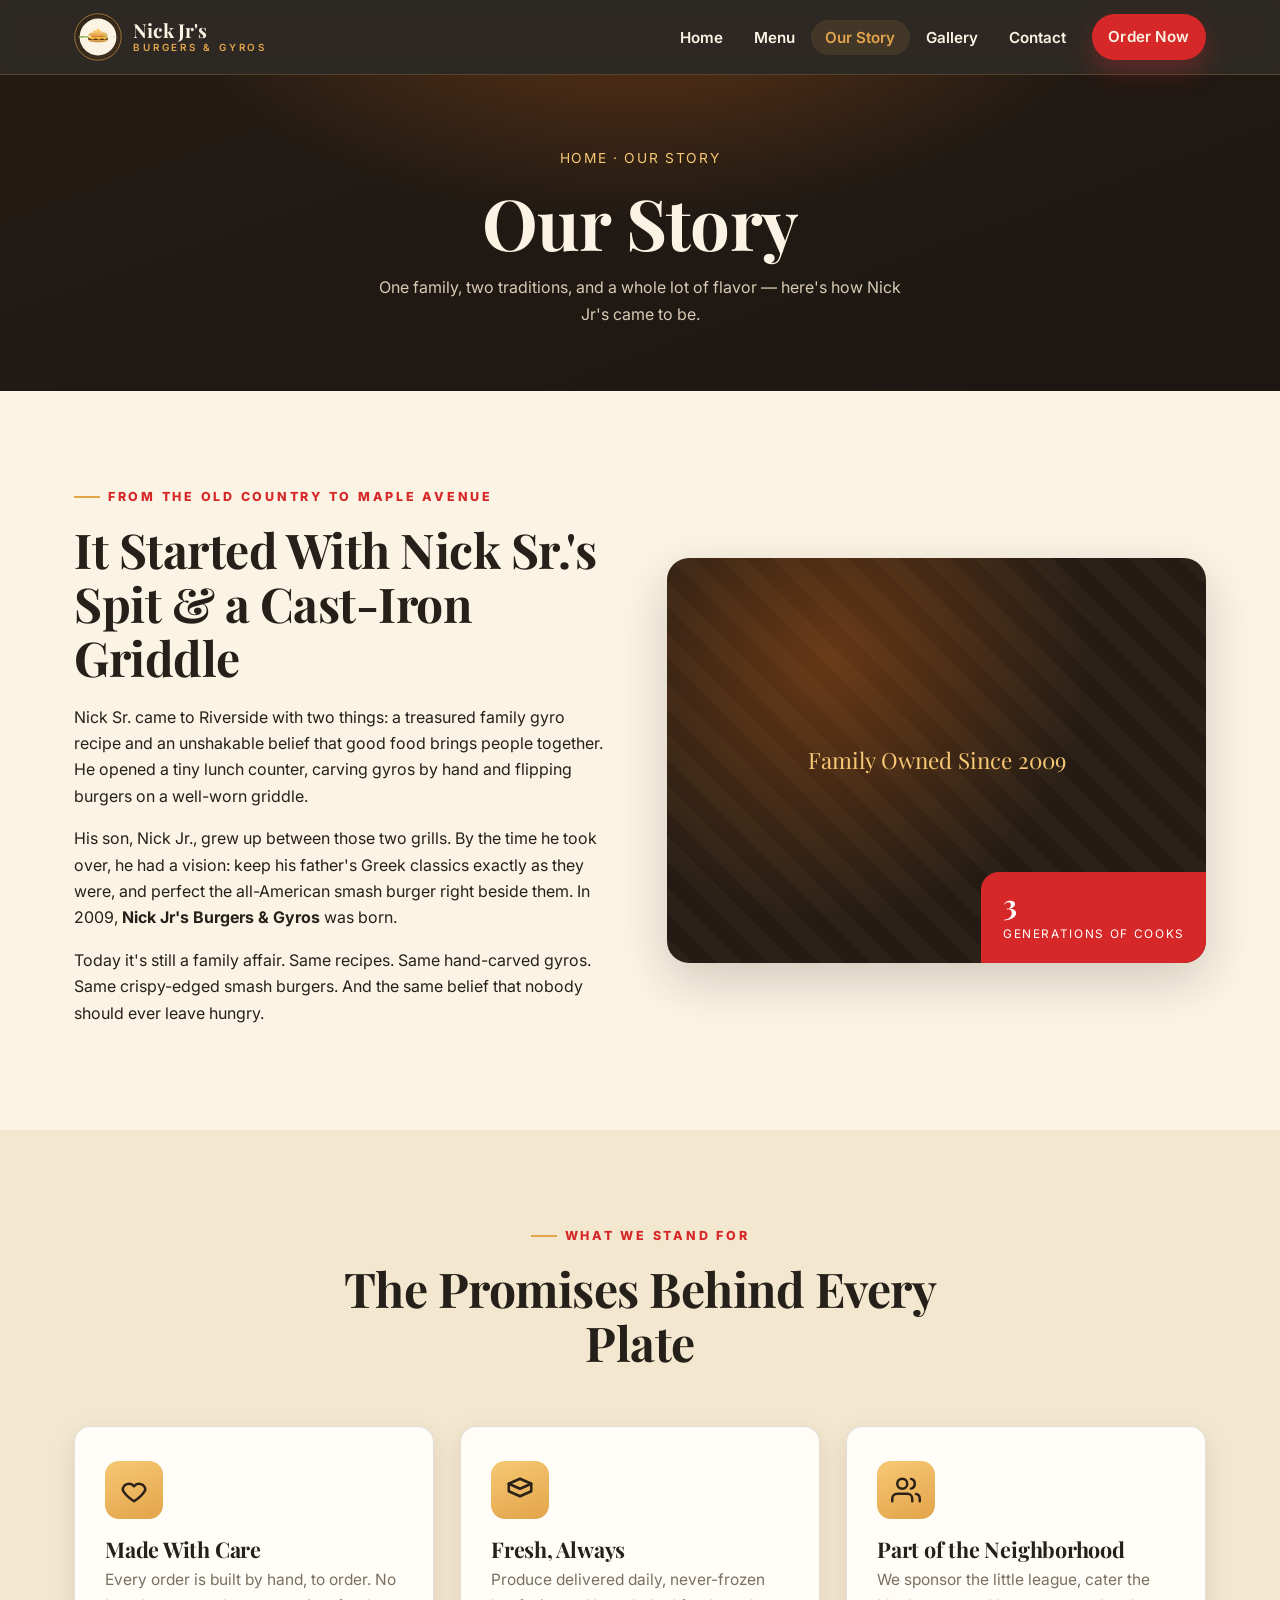
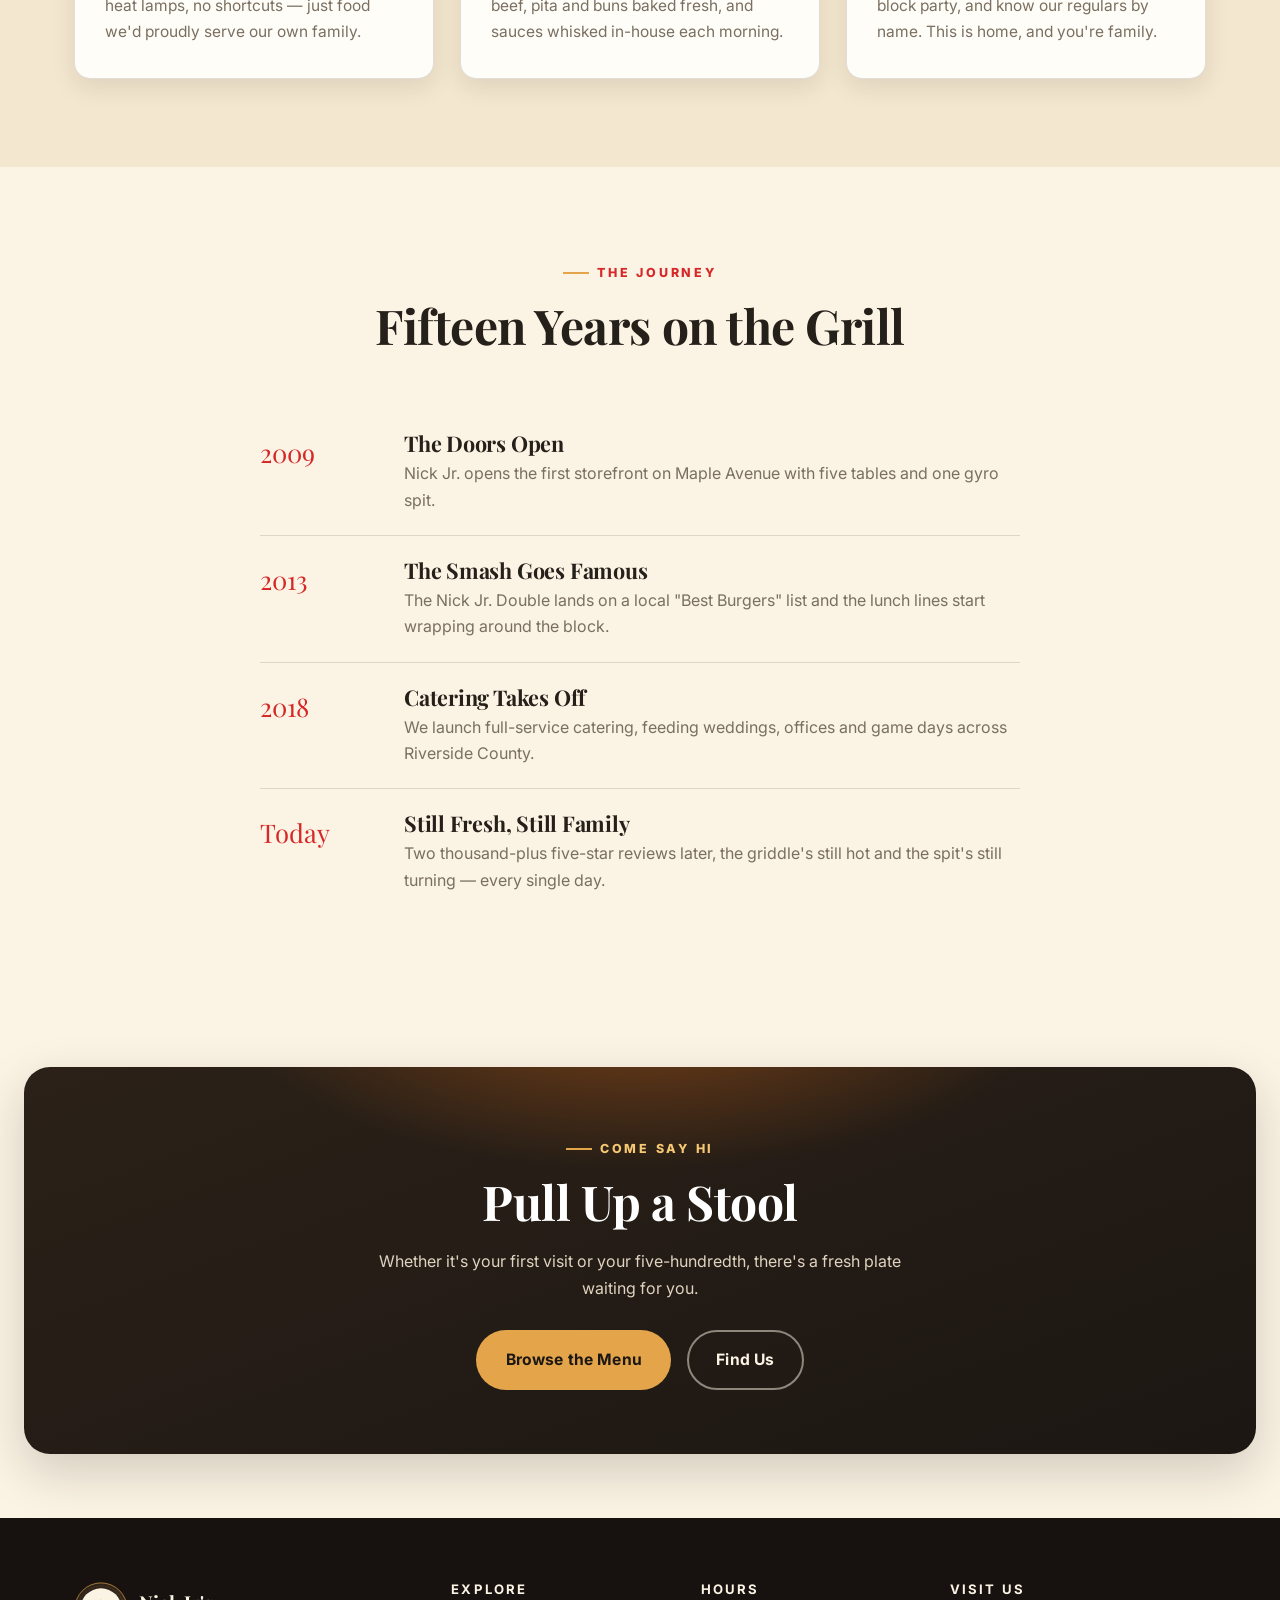
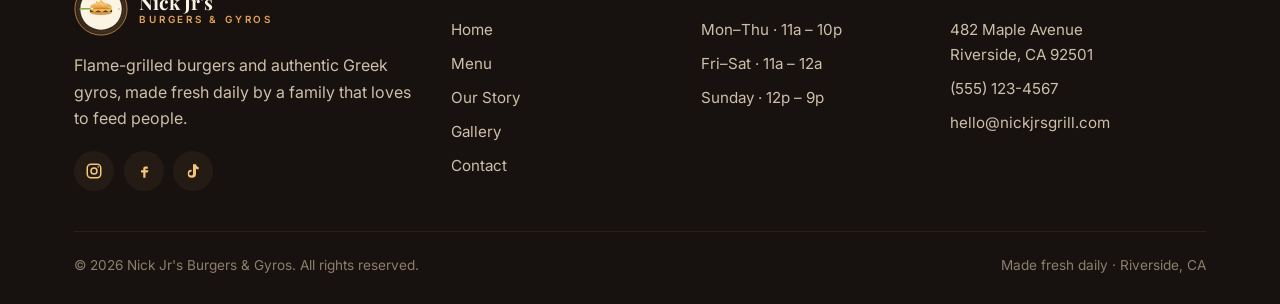
<file: about.html>
<!DOCTYPE html>
<html lang="en">
<head>
  <meta charset="UTF-8" />
  <meta name="viewport" content="width=device-width, initial-scale=1.0" />
  <title>Our Story — Nick Jr's Burgers &amp; Gyros</title>
  <meta name="description" content="The story of Nick Jr's Burgers & Gyros — a family-owned grill blending American smash burgers with authentic Greek gyros, serving Riverside since 2009." />
  <link rel="icon" href="assets/logo.svg" type="image/svg+xml" />
  <link rel="preconnect" href="https://fonts.googleapis.com">
  <link rel="preconnect" href="https://fonts.gstatic.com" crossorigin>
  <link href="https://fonts.googleapis.com/css2?family=Inter:wght@400;500;600;700;800&family=Playfair+Display:wght@600;700;800&display=swap" rel="stylesheet">
  <link rel="stylesheet" href="assets/styles.css" />
</head>
<body>

  <header class="site-header">
    <div class="container nav">
      <a class="brand" href="index.html">
        <img src="assets/logo.svg" alt="Nick Jr's Burgers & Gyros logo" />
        <span class="brand-name">Nick Jr's<small>Burgers &amp; Gyros</small></span>
      </a>
      <button class="nav-toggle" aria-label="Toggle navigation"><span></span><span></span><span></span></button>
      <ul class="nav-links">
        <li><a href="index.html">Home</a></li>
        <li><a href="menu.html">Menu</a></li>
        <li><a href="about.html" class="active">Our Story</a></li>
        <li><a href="gallery.html">Gallery</a></li>
        <li><a href="contact.html">Contact</a></li>
        <li class="nav-cta"><a class="btn btn--primary" href="contact.html#order">Order Now</a></li>
      </ul>
    </div>
  </header>

  <section class="banner">
    <div class="container">
      <div class="crumbs">Home · Our Story</div>
      <h1>Our Story</h1>
      <p>One family, two traditions, and a whole lot of flavor — here's how Nick Jr's came to be.</p>
    </div>
  </section>

  <section class="section">
    <div class="container split">
      <div>
        <span class="eyebrow">From the Old Country to Maple Avenue</span>
        <h2>It Started With Nick Sr.'s Spit &amp; a Cast-Iron Griddle</h2>
        <p>Nick Sr. came to Riverside with two things: a treasured family gyro recipe and an unshakable belief that good food brings people together. He opened a tiny lunch counter, carving gyros by hand and flipping burgers on a well-worn griddle.</p>
        <p>His son, Nick Jr., grew up between those two grills. By the time he took over, he had a vision: keep his father's Greek classics exactly as they were, and perfect the all-American smash burger right beside them. In 2009, <strong>Nick Jr's Burgers &amp; Gyros</strong> was born.</p>
        <p>Today it's still a family affair. Same recipes. Same hand-carved gyros. Same crispy-edged smash burgers. And the same belief that nobody should ever leave hungry.</p>
      </div>
      <div class="about-photo">
        <span style="font-family:var(--serif);font-size:1.4rem">Family Owned Since 2009</span>
        <div class="badge"><b>3</b><span>Generations of Cooks</span></div>
      </div>
    </div>
  </section>

  <section class="section" style="background:var(--cream-2)">
    <div class="container">
      <div class="head">
        <span class="eyebrow eyebrow--center">What We Stand For</span>
        <h2>The Promises Behind Every Plate</h2>
      </div>
      <div class="grid-3">
        <article class="card">
          <div class="ic"><svg viewBox="0 0 24 24" fill="none" stroke="currentColor" stroke-width="2" stroke-linecap="round" stroke-linejoin="round"><path d="M12 21s-7-4.5-9-9a5 5 0 0 1 9-3 5 5 0 0 1 9 3c-2 4.5-9 9-9 9z"/></svg></div>
          <h3>Made With Care</h3>
          <p>Every order is built by hand, to order. No heat lamps, no shortcuts — just food we'd proudly serve our own family.</p>
        </article>
        <article class="card">
          <div class="ic"><svg viewBox="0 0 24 24" fill="none" stroke="currentColor" stroke-width="2" stroke-linecap="round" stroke-linejoin="round"><path d="M3 7l9-4 9 4-9 4-9-4z"/><path d="M3 7v6l9 4 9-4V7"/></svg></div>
          <h3>Fresh, Always</h3>
          <p>Produce delivered daily, never-frozen beef, pita and buns baked fresh, and sauces whisked in-house each morning.</p>
        </article>
        <article class="card">
          <div class="ic"><svg viewBox="0 0 24 24" fill="none" stroke="currentColor" stroke-width="2" stroke-linecap="round" stroke-linejoin="round"><path d="M17 21v-2a4 4 0 0 0-4-4H5a4 4 0 0 0-4 4v2"/><circle cx="9" cy="7" r="4"/><path d="M23 21v-2a4 4 0 0 0-3-3.87"/><path d="M16 3.13a4 4 0 0 1 0 7.75"/></svg></div>
          <h3>Part of the Neighborhood</h3>
          <p>We sponsor the little league, cater the block party, and know our regulars by name. This is home, and you're family.</p>
        </article>
      </div>
    </div>
  </section>

  <!-- Timeline -->
  <section class="section">
    <div class="container">
      <div class="head">
        <span class="eyebrow eyebrow--center">The Journey</span>
        <h2>Fifteen Years on the Grill</h2>
      </div>
      <div style="max-width:760px;margin:0 auto;display:grid;gap:0">
        <div style="display:grid;grid-template-columns:120px 1fr;gap:24px;padding:22px 0;border-bottom:1px solid var(--line)">
          <div style="font-family:var(--serif);font-size:1.6rem;color:var(--ember)">2009</div>
          <div><h3 style="margin:0 0 .3rem">The Doors Open</h3><p style="color:var(--muted);margin:0">Nick Jr. opens the first storefront on Maple Avenue with five tables and one gyro spit.</p></div>
        </div>
        <div style="display:grid;grid-template-columns:120px 1fr;gap:24px;padding:22px 0;border-bottom:1px solid var(--line)">
          <div style="font-family:var(--serif);font-size:1.6rem;color:var(--ember)">2013</div>
          <div><h3 style="margin:0 0 .3rem">The Smash Goes Famous</h3><p style="color:var(--muted);margin:0">The Nick Jr. Double lands on a local "Best Burgers" list and the lunch lines start wrapping around the block.</p></div>
        </div>
        <div style="display:grid;grid-template-columns:120px 1fr;gap:24px;padding:22px 0;border-bottom:1px solid var(--line)">
          <div style="font-family:var(--serif);font-size:1.6rem;color:var(--ember)">2018</div>
          <div><h3 style="margin:0 0 .3rem">Catering Takes Off</h3><p style="color:var(--muted);margin:0">We launch full-service catering, feeding weddings, offices and game days across Riverside County.</p></div>
        </div>
        <div style="display:grid;grid-template-columns:120px 1fr;gap:24px;padding:22px 0">
          <div style="font-family:var(--serif);font-size:1.6rem;color:var(--ember)">Today</div>
          <div><h3 style="margin:0 0 .3rem">Still Fresh, Still Family</h3><p style="color:var(--muted);margin:0">Two thousand-plus five-star reviews later, the griddle's still hot and the spit's still turning — every single day.</p></div>
        </div>
      </div>
    </div>
  </section>

  <section class="section--tight">
    <div class="cta">
      <span class="eyebrow eyebrow--center eyebrow--light">Come Say Hi</span>
      <h2>Pull Up a Stool</h2>
      <p>Whether it's your first visit or your five-hundredth, there's a fresh plate waiting for you.</p>
      <div style="display:flex;gap:1rem;justify-content:center;flex-wrap:wrap">
        <a class="btn btn--gold" href="menu.html">Browse the Menu</a>
        <a class="btn btn--ghost" href="contact.html">Find Us</a>
      </div>
    </div>
  </section>

  <footer class="site-footer">
    <div class="container">
      <div class="footer-grid">
        <div>
          <div class="footer-brand">
            <img src="assets/logo.svg" alt="Nick Jr's Burgers & Gyros logo" />
            <span class="brand-name">Nick Jr's<small style="color:var(--gold)">Burgers &amp; Gyros</small></span>
          </div>
          <p>Flame-grilled burgers and authentic Greek gyros, made fresh daily by a family that loves to feed people.</p>
          <div class="social">
            <a href="#" aria-label="Instagram"><svg viewBox="0 0 24 24" fill="none" stroke="currentColor" stroke-width="2"><rect x="3" y="3" width="18" height="18" rx="5"/><circle cx="12" cy="12" r="4"/><circle cx="17.5" cy="6.5" r="1" fill="currentColor" stroke="none"/></svg></a>
            <a href="#" aria-label="Facebook"><svg viewBox="0 0 24 24" fill="currentColor"><path d="M14 9h3V6h-3c-2 0-3 1-3 3v2H8v3h3v7h3v-7h3l1-3h-4V9c0-.5.3-1 1-1z"/></svg></a>
            <a href="#" aria-label="TikTok"><svg viewBox="0 0 24 24" fill="currentColor"><path d="M16 3c.3 2 1.6 3.6 3.6 4v3c-1.3 0-2.6-.4-3.6-1v6.5A5.5 5.5 0 1 1 10 10.1V13a2.6 2.6 0 1 0 2 2.5V3z"/></svg></a>
          </div>
        </div>
        <div>
          <h4>Explore</h4>
          <a href="index.html">Home</a>
          <a href="menu.html">Menu</a>
          <a href="about.html">Our Story</a>
          <a href="gallery.html">Gallery</a>
          <a href="contact.html">Contact</a>
        </div>
        <div>
          <h4>Hours</h4>
          <a>Mon–Thu · 11a – 10p</a>
          <a>Fri–Sat · 11a – 12a</a>
          <a>Sunday · 12p – 9p</a>
        </div>
        <div>
          <h4>Visit Us</h4>
          <a href="https://maps.google.com" target="_blank" rel="noopener">482 Maple Avenue<br>Riverside, CA 92501</a>
          <a href="tel:+15551234567">(555) 123-4567</a>
          <a href="mailto:hello@nickjrsgrill.com">hello@nickjrsgrill.com</a>
        </div>
      </div>
      <div class="footer-bottom">
        <span>© <span id="year">2026</span> Nick Jr's Burgers &amp; Gyros. All rights reserved.</span>
        <span>Made fresh daily · Riverside, CA</span>
      </div>
    </div>
  </footer>

  <script src="assets/app.js"></script>
</body>
</html>
</file>
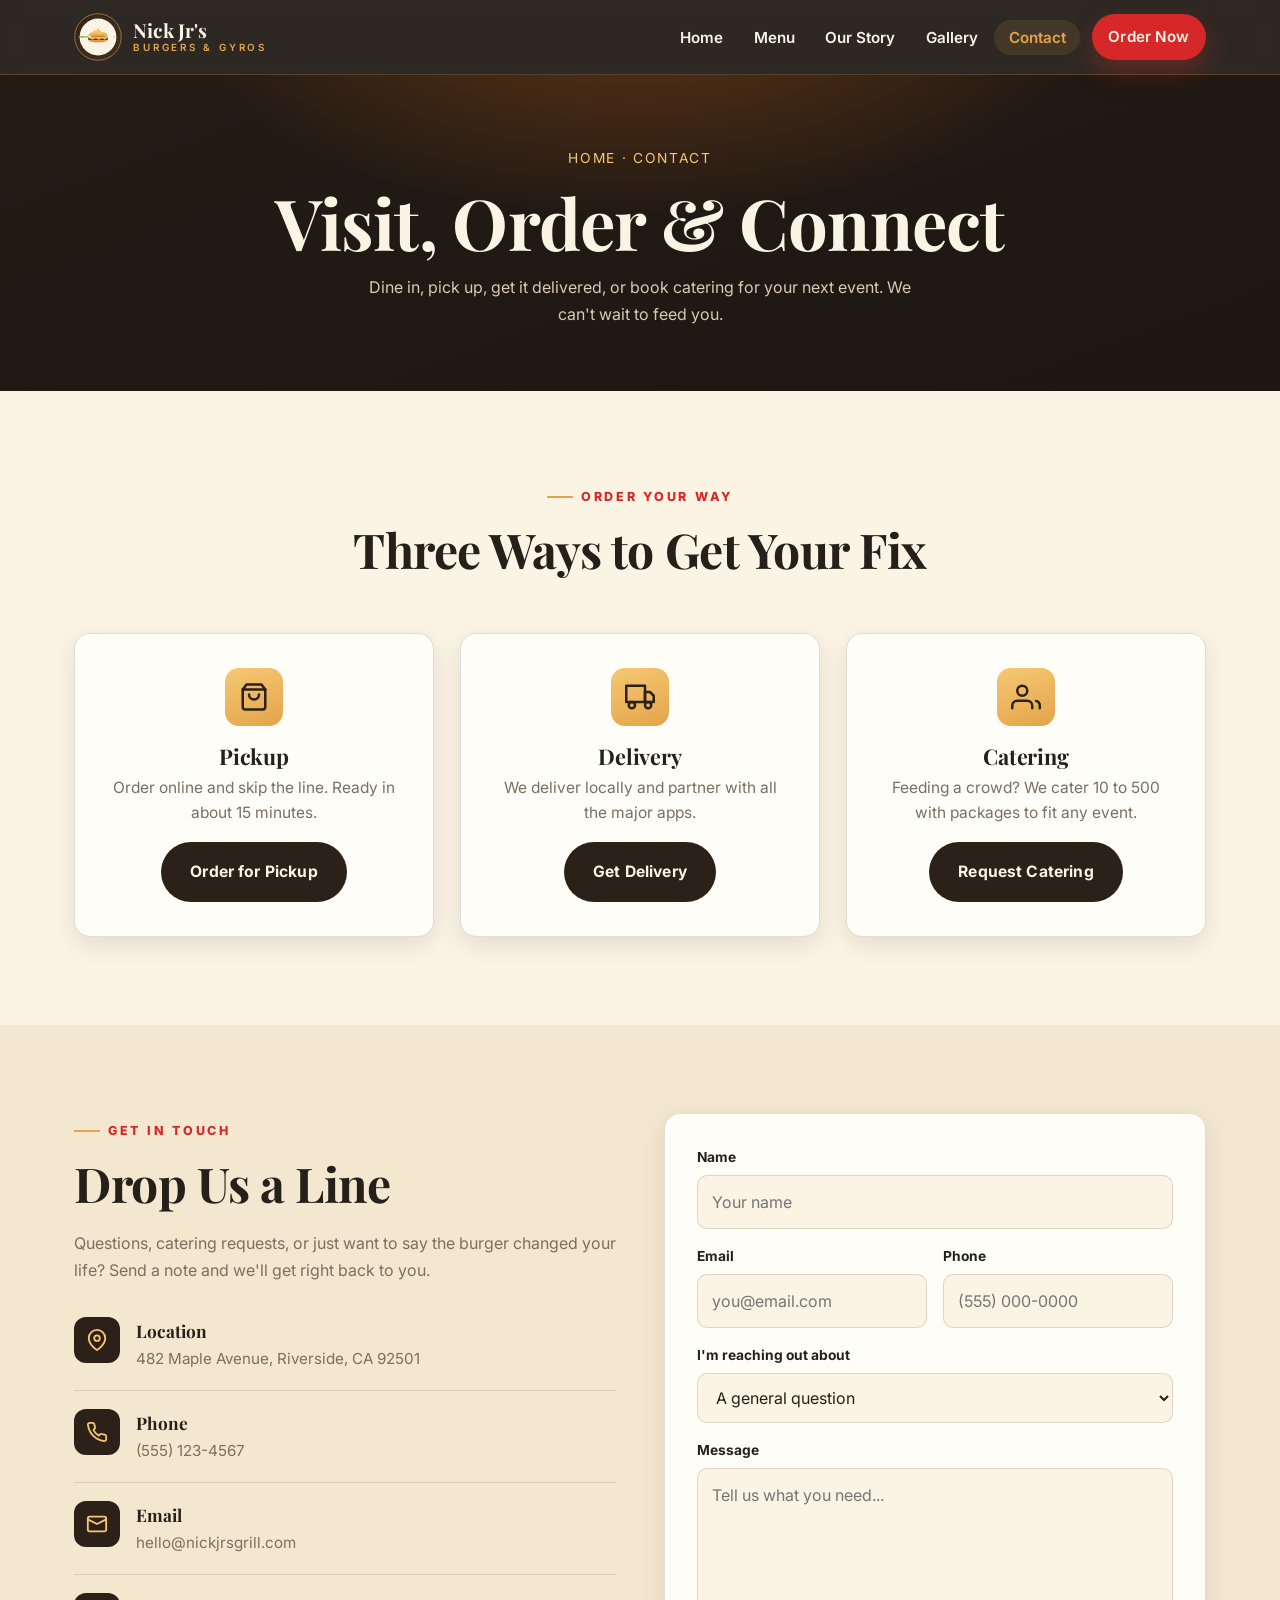
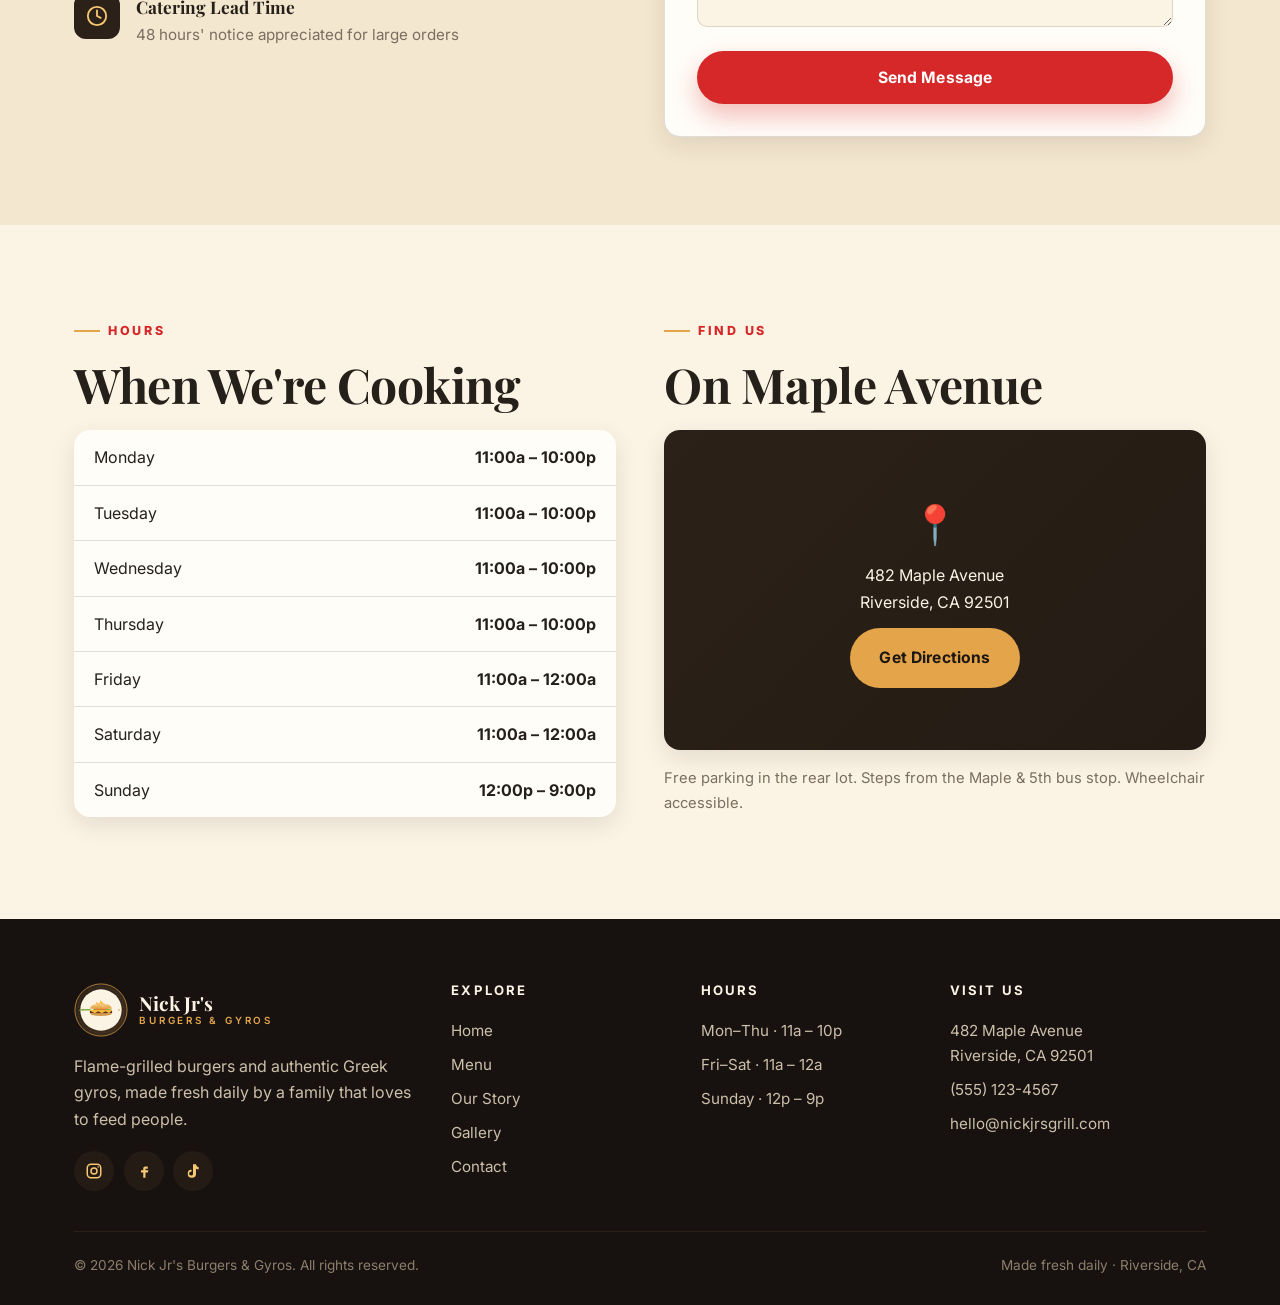
<file: contact.html>
<!DOCTYPE html>
<html lang="en">
<head>
  <meta charset="UTF-8" />
  <meta name="viewport" content="width=device-width, initial-scale=1.0" />
  <title>Contact &amp; Order — Nick Jr's Burgers &amp; Gyros</title>
  <meta name="description" content="Find Nick Jr's Burgers & Gyros in Riverside, CA. Order online, view hours, get directions, or contact us for catering and large orders." />
  <link rel="icon" href="assets/logo.svg" type="image/svg+xml" />
  <link rel="preconnect" href="https://fonts.googleapis.com">
  <link rel="preconnect" href="https://fonts.gstatic.com" crossorigin>
  <link href="https://fonts.googleapis.com/css2?family=Inter:wght@400;500;600;700;800&family=Playfair+Display:wght@600;700;800&display=swap" rel="stylesheet">
  <link rel="stylesheet" href="assets/styles.css" />
</head>
<body>

  <header class="site-header">
    <div class="container nav">
      <a class="brand" href="index.html">
        <img src="assets/logo.svg" alt="Nick Jr's Burgers & Gyros logo" />
        <span class="brand-name">Nick Jr's<small>Burgers &amp; Gyros</small></span>
      </a>
      <button class="nav-toggle" aria-label="Toggle navigation"><span></span><span></span><span></span></button>
      <ul class="nav-links">
        <li><a href="index.html">Home</a></li>
        <li><a href="menu.html">Menu</a></li>
        <li><a href="about.html">Our Story</a></li>
        <li><a href="gallery.html">Gallery</a></li>
        <li><a href="contact.html" class="active">Contact</a></li>
        <li class="nav-cta"><a class="btn btn--primary" href="#order">Order Now</a></li>
      </ul>
    </div>
  </header>

  <section class="banner">
    <div class="container">
      <div class="crumbs">Home · Contact</div>
      <h1>Visit, Order &amp; Connect</h1>
      <p>Dine in, pick up, get it delivered, or book catering for your next event. We can't wait to feed you.</p>
    </div>
  </section>

  <!-- ORDER OPTIONS -->
  <section class="section" id="order">
    <div class="container">
      <div class="head">
        <span class="eyebrow eyebrow--center">Order Your Way</span>
        <h2>Three Ways to Get Your Fix</h2>
      </div>
      <div class="grid-3">
        <article class="card" style="text-align:center">
          <div class="ic" style="margin:0 auto 18px"><svg viewBox="0 0 24 24" fill="none" stroke="currentColor" stroke-width="2" stroke-linecap="round" stroke-linejoin="round"><path d="M6 2 3 6v14a2 2 0 0 0 2 2h14a2 2 0 0 0 2-2V6l-3-4z"/><path d="M3 6h18"/><path d="M16 10a4 4 0 0 1-8 0"/></svg></div>
          <h3>Pickup</h3>
          <p>Order online and skip the line. Ready in about 15 minutes.</p>
          <p style="margin-top:1rem"><a class="btn btn--dark" href="tel:+15551234567">Order for Pickup</a></p>
        </article>
        <article class="card" style="text-align:center">
          <div class="ic" style="margin:0 auto 18px"><svg viewBox="0 0 24 24" fill="none" stroke="currentColor" stroke-width="2" stroke-linecap="round" stroke-linejoin="round"><path d="M1 3h15v13H1z"/><path d="M16 8h4l3 3v5h-7V8z"/><circle cx="5.5" cy="18.5" r="2.5"/><circle cx="18.5" cy="18.5" r="2.5"/></svg></div>
          <h3>Delivery</h3>
          <p>We deliver locally and partner with all the major apps.</p>
          <p style="margin-top:1rem"><a class="btn btn--dark" href="#contact">Get Delivery</a></p>
        </article>
        <article class="card" style="text-align:center">
          <div class="ic" style="margin:0 auto 18px"><svg viewBox="0 0 24 24" fill="none" stroke="currentColor" stroke-width="2" stroke-linecap="round" stroke-linejoin="round"><path d="M17 21v-2a4 4 0 0 0-4-4H5a4 4 0 0 0-4 4v2"/><circle cx="9" cy="7" r="4"/><path d="M23 21v-2a4 4 0 0 0-3-3.87"/></svg></div>
          <h3>Catering</h3>
          <p>Feeding a crowd? We cater 10 to 500 with packages to fit any event.</p>
          <p style="margin-top:1rem"><a class="btn btn--dark" href="#contact">Request Catering</a></p>
        </article>
      </div>
    </div>
  </section>

  <!-- CONTACT + INFO -->
  <section class="section" style="background:var(--cream-2)" id="contact">
    <div class="container contact-grid">
      <div>
        <span class="eyebrow">Get In Touch</span>
        <h2>Drop Us a Line</h2>
        <p style="color:var(--muted)">Questions, catering requests, or just want to say the burger changed your life? Send a note and we'll get right back to you.</p>

        <div class="info-row">
          <div class="ic"><svg viewBox="0 0 24 24" fill="none" stroke="currentColor" stroke-width="2" stroke-linecap="round" stroke-linejoin="round"><path d="M21 10c0 7-9 13-9 13s-9-6-9-13a9 9 0 0 1 18 0z"/><circle cx="12" cy="10" r="3"/></svg></div>
          <div><b>Location</b><span>482 Maple Avenue, Riverside, CA 92501</span></div>
        </div>
        <div class="info-row">
          <div class="ic"><svg viewBox="0 0 24 24" fill="none" stroke="currentColor" stroke-width="2" stroke-linecap="round" stroke-linejoin="round"><path d="M22 16.92v3a2 2 0 0 1-2.18 2 19.8 19.8 0 0 1-8.63-3.07 19.5 19.5 0 0 1-6-6 19.8 19.8 0 0 1-3.07-8.67A2 2 0 0 1 4.11 2h3a2 2 0 0 1 2 1.72c.13.96.36 1.9.7 2.81a2 2 0 0 1-.45 2.11L8.09 9.91a16 16 0 0 0 6 6l1.27-1.27a2 2 0 0 1 2.11-.45c.91.34 1.85.57 2.81.7A2 2 0 0 1 22 16.92z"/></svg></div>
          <div><b>Phone</b><span><a href="tel:+15551234567">(555) 123-4567</a></span></div>
        </div>
        <div class="info-row">
          <div class="ic"><svg viewBox="0 0 24 24" fill="none" stroke="currentColor" stroke-width="2" stroke-linecap="round" stroke-linejoin="round"><rect x="2" y="4" width="20" height="16" rx="2"/><path d="m22 7-10 5L2 7"/></svg></div>
          <div><b>Email</b><span><a href="mailto:hello@nickjrsgrill.com">hello@nickjrsgrill.com</a></span></div>
        </div>
        <div class="info-row" style="border-bottom:0">
          <div class="ic"><svg viewBox="0 0 24 24" fill="none" stroke="currentColor" stroke-width="2" stroke-linecap="round" stroke-linejoin="round"><circle cx="12" cy="12" r="10"/><path d="M12 6v6l4 2"/></svg></div>
          <div><b>Catering Lead Time</b><span>48 hours' notice appreciated for large orders</span></div>
        </div>
      </div>

      <form class="form" id="contactForm">
        <div class="field">
          <label for="name">Name</label>
          <input id="name" name="name" type="text" placeholder="Your name" required />
        </div>
        <div class="grid-2" style="gap:16px">
          <div class="field">
            <label for="email">Email</label>
            <input id="email" name="email" type="email" placeholder="you@email.com" required />
          </div>
          <div class="field">
            <label for="phone">Phone</label>
            <input id="phone" name="phone" type="tel" placeholder="(555) 000-0000" />
          </div>
        </div>
        <div class="field">
          <label for="topic">I'm reaching out about</label>
          <select id="topic" name="topic">
            <option>A general question</option>
            <option>Catering / large order</option>
            <option>Feedback or a compliment</option>
            <option>Press / partnership</option>
          </select>
        </div>
        <div class="field">
          <label for="message">Message</label>
          <textarea id="message" name="message" rows="5" placeholder="Tell us what you need..." required></textarea>
        </div>
        <button class="btn btn--primary" type="submit" style="width:100%;justify-content:center">Send Message</button>
        <p id="formNote" role="status" hidden style="margin:1rem 0 0;color:var(--green);font-weight:600;text-align:center"></p>
      </form>
    </div>
  </section>

  <!-- HOURS + MAP -->
  <section class="section">
    <div class="container contact-grid">
      <div>
        <span class="eyebrow">Hours</span>
        <h2>When We're Cooking</h2>
        <table class="hours-table" style="margin-top:1rem">
          <tr><td>Monday</td><td>11:00a – 10:00p</td></tr>
          <tr><td>Tuesday</td><td>11:00a – 10:00p</td></tr>
          <tr><td>Wednesday</td><td>11:00a – 10:00p</td></tr>
          <tr><td>Thursday</td><td>11:00a – 10:00p</td></tr>
          <tr><td>Friday</td><td>11:00a – 12:00a</td></tr>
          <tr><td>Saturday</td><td>11:00a – 12:00a</td></tr>
          <tr><td>Sunday</td><td>12:00p – 9:00p</td></tr>
        </table>
      </div>
      <div>
        <span class="eyebrow">Find Us</span>
        <h2>On Maple Avenue</h2>
        <div class="map" style="margin-top:1rem">
          <div style="text-align:center">
            <div class="pin">📍</div>
            <p style="margin:.4rem 0 0;color:var(--cream)">482 Maple Avenue<br>Riverside, CA 92501</p>
            <p style="margin:.8rem 0 0"><a class="btn btn--gold" href="https://maps.google.com/?q=482+Maple+Avenue+Riverside+CA" target="_blank" rel="noopener">Get Directions</a></p>
          </div>
        </div>
        <p style="color:var(--muted);margin-top:1rem;font-size:.92rem">Free parking in the rear lot. Steps from the Maple &amp; 5th bus stop. Wheelchair accessible.</p>
      </div>
    </div>
  </section>

  <footer class="site-footer">
    <div class="container">
      <div class="footer-grid">
        <div>
          <div class="footer-brand">
            <img src="assets/logo.svg" alt="Nick Jr's Burgers & Gyros logo" />
            <span class="brand-name">Nick Jr's<small style="color:var(--gold)">Burgers &amp; Gyros</small></span>
          </div>
          <p>Flame-grilled burgers and authentic Greek gyros, made fresh daily by a family that loves to feed people.</p>
          <div class="social">
            <a href="#" aria-label="Instagram"><svg viewBox="0 0 24 24" fill="none" stroke="currentColor" stroke-width="2"><rect x="3" y="3" width="18" height="18" rx="5"/><circle cx="12" cy="12" r="4"/><circle cx="17.5" cy="6.5" r="1" fill="currentColor" stroke="none"/></svg></a>
            <a href="#" aria-label="Facebook"><svg viewBox="0 0 24 24" fill="currentColor"><path d="M14 9h3V6h-3c-2 0-3 1-3 3v2H8v3h3v7h3v-7h3l1-3h-4V9c0-.5.3-1 1-1z"/></svg></a>
            <a href="#" aria-label="TikTok"><svg viewBox="0 0 24 24" fill="currentColor"><path d="M16 3c.3 2 1.6 3.6 3.6 4v3c-1.3 0-2.6-.4-3.6-1v6.5A5.5 5.5 0 1 1 10 10.1V13a2.6 2.6 0 1 0 2 2.5V3z"/></svg></a>
          </div>
        </div>
        <div>
          <h4>Explore</h4>
          <a href="index.html">Home</a>
          <a href="menu.html">Menu</a>
          <a href="about.html">Our Story</a>
          <a href="gallery.html">Gallery</a>
          <a href="contact.html">Contact</a>
        </div>
        <div>
          <h4>Hours</h4>
          <a>Mon–Thu · 11a – 10p</a>
          <a>Fri–Sat · 11a – 12a</a>
          <a>Sunday · 12p – 9p</a>
        </div>
        <div>
          <h4>Visit Us</h4>
          <a href="https://maps.google.com" target="_blank" rel="noopener">482 Maple Avenue<br>Riverside, CA 92501</a>
          <a href="tel:+15551234567">(555) 123-4567</a>
          <a href="mailto:hello@nickjrsgrill.com">hello@nickjrsgrill.com</a>
        </div>
      </div>
      <div class="footer-bottom">
        <span>© <span id="year">2026</span> Nick Jr's Burgers &amp; Gyros. All rights reserved.</span>
        <span>Made fresh daily · Riverside, CA</span>
      </div>
    </div>
  </footer>

  <script src="assets/app.js"></script>
</body>
</html>
</file>
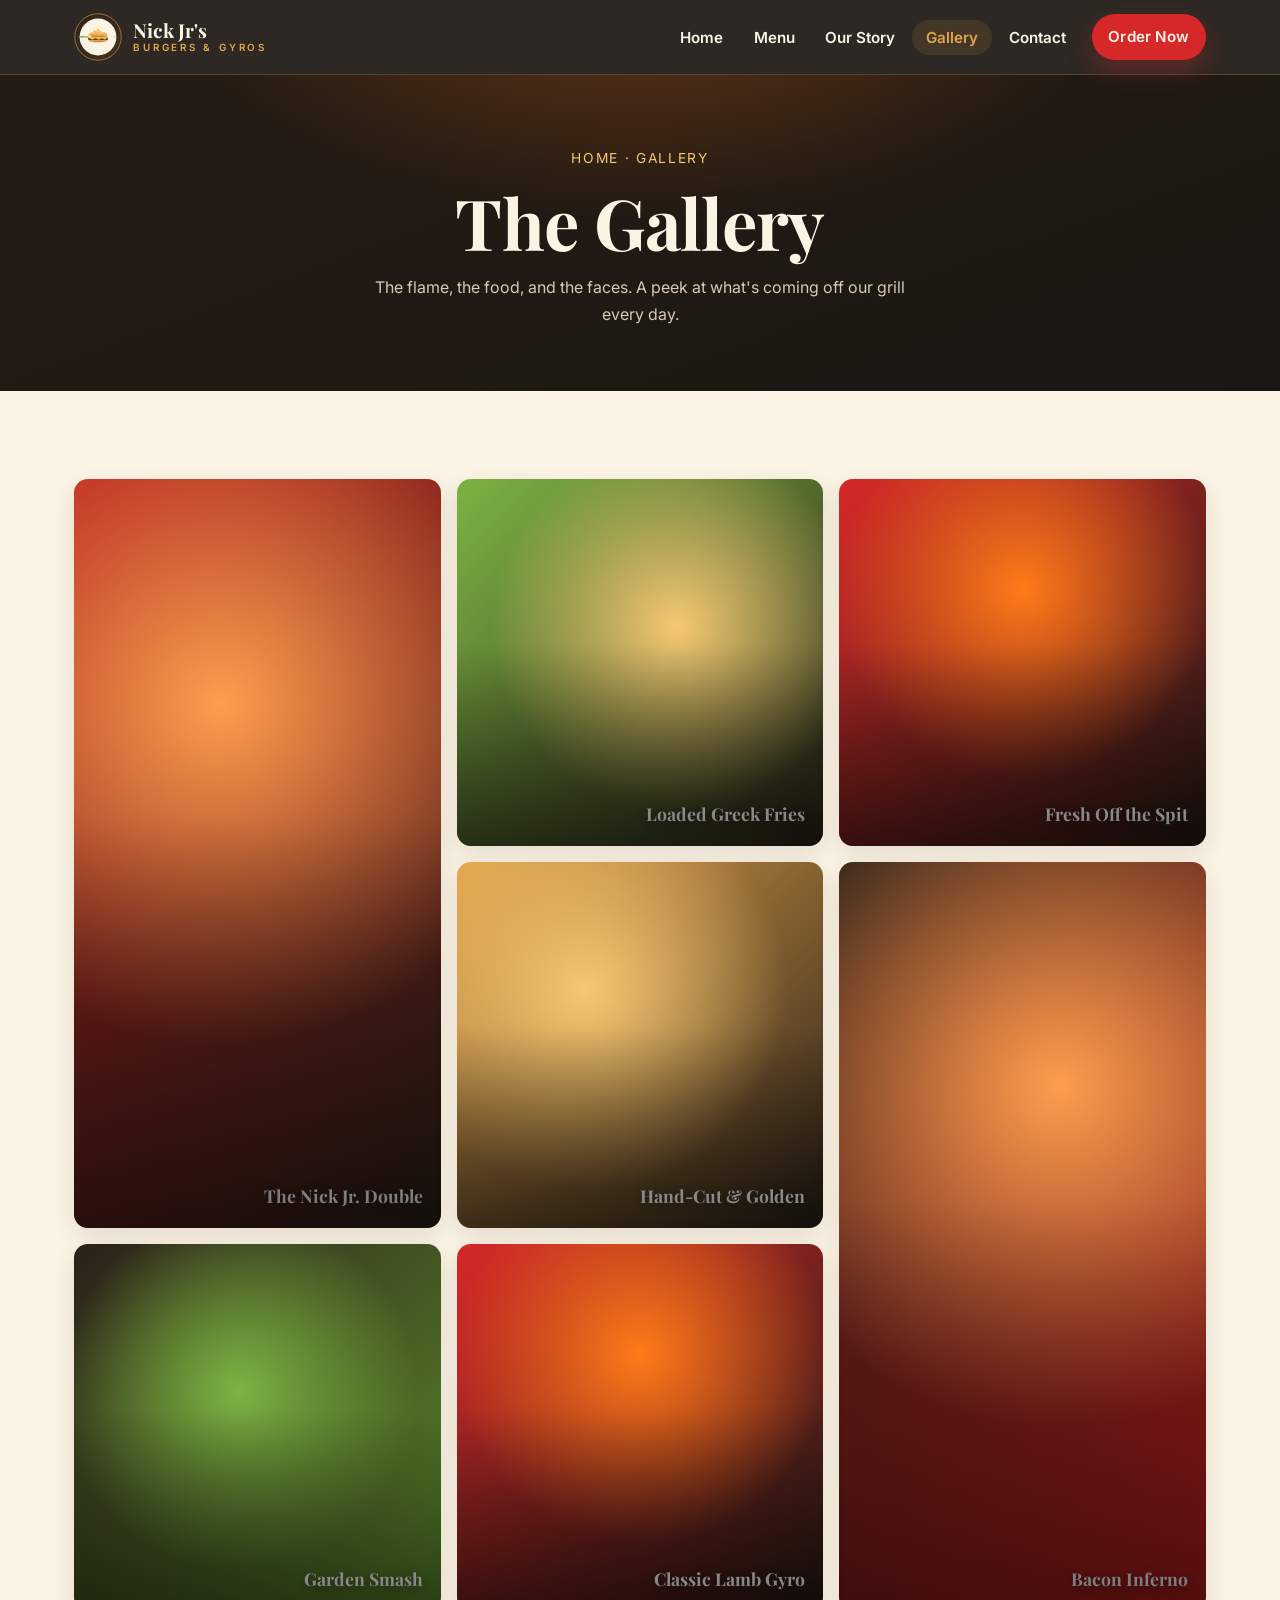
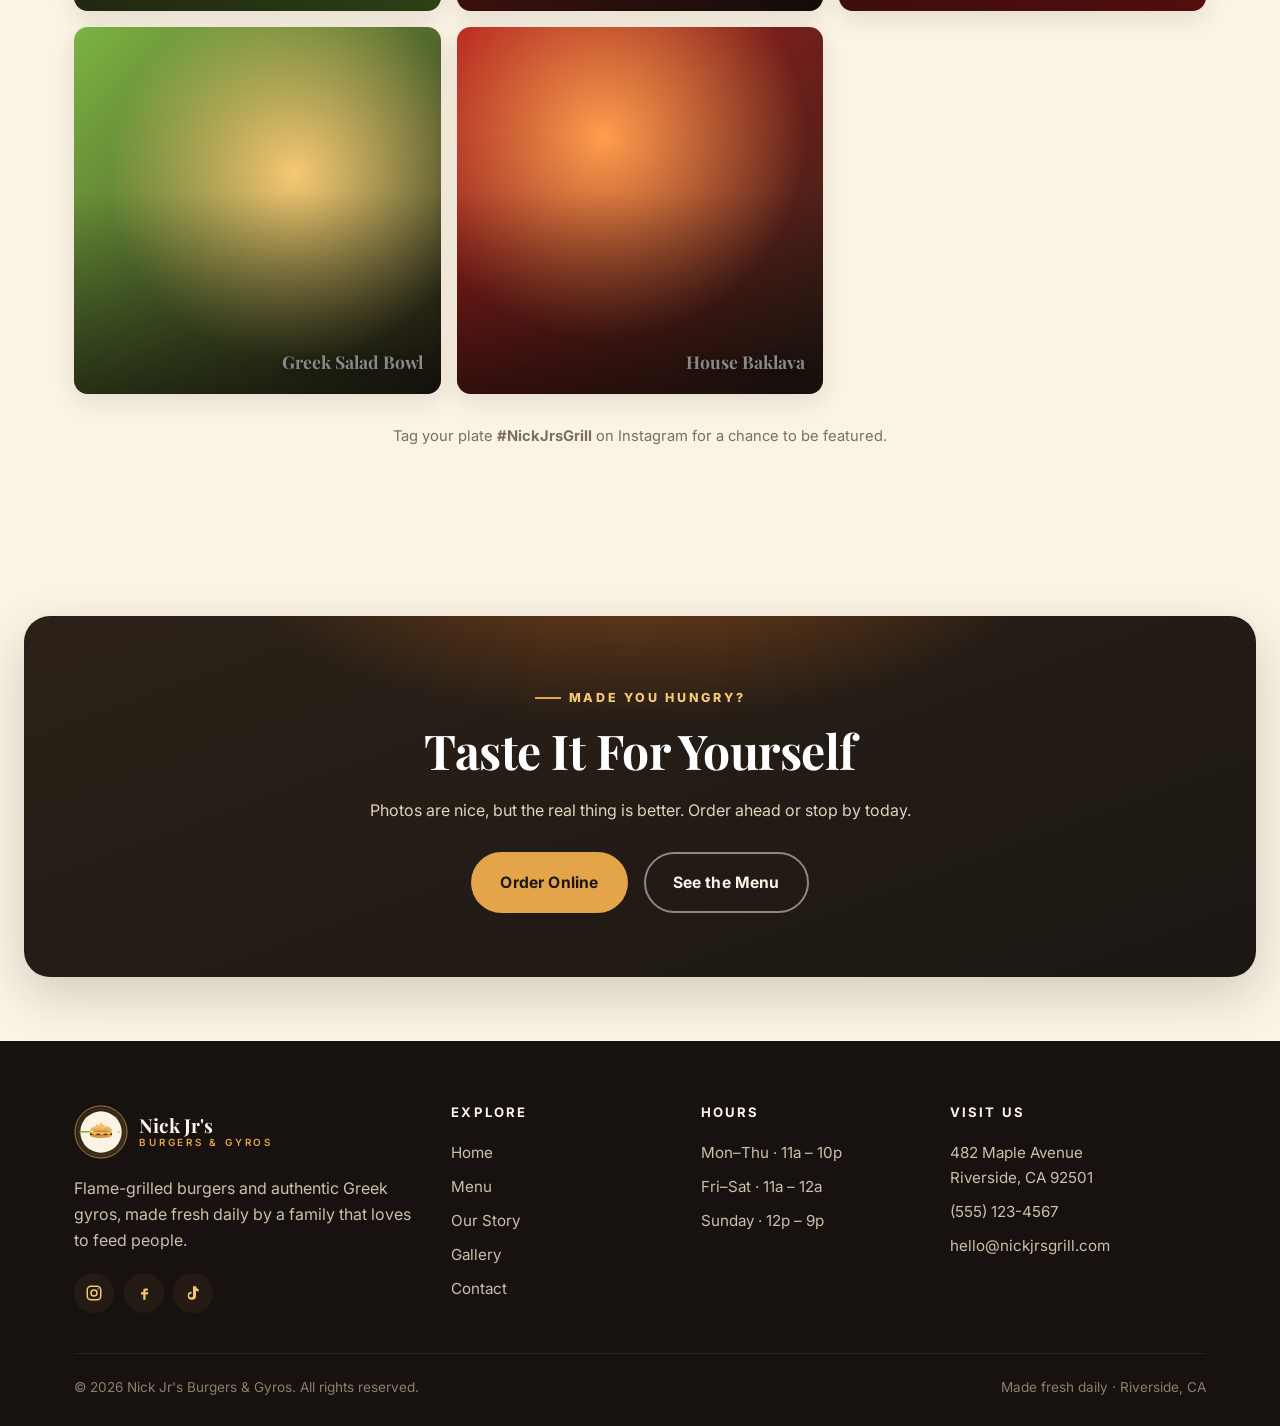
<file: gallery.html>
<!DOCTYPE html>
<html lang="en">
<head>
  <meta charset="UTF-8" />
  <meta name="viewport" content="width=device-width, initial-scale=1.0" />
  <title>Gallery — Nick Jr's Burgers &amp; Gyros</title>
  <meta name="description" content="A look at the food, the flame, and the family at Nick Jr's Burgers & Gyros — smash burgers, gyros, plates and the friendly faces behind the counter." />
  <link rel="icon" href="assets/logo.svg" type="image/svg+xml" />
  <link rel="preconnect" href="https://fonts.googleapis.com">
  <link rel="preconnect" href="https://fonts.gstatic.com" crossorigin>
  <link href="https://fonts.googleapis.com/css2?family=Inter:wght@400;500;600;700;800&family=Playfair+Display:wght@600;700;800&display=swap" rel="stylesheet">
  <link rel="stylesheet" href="assets/styles.css" />
</head>
<body>

  <header class="site-header">
    <div class="container nav">
      <a class="brand" href="index.html">
        <img src="assets/logo.svg" alt="Nick Jr's Burgers & Gyros logo" />
        <span class="brand-name">Nick Jr's<small>Burgers &amp; Gyros</small></span>
      </a>
      <button class="nav-toggle" aria-label="Toggle navigation"><span></span><span></span><span></span></button>
      <ul class="nav-links">
        <li><a href="index.html">Home</a></li>
        <li><a href="menu.html">Menu</a></li>
        <li><a href="about.html">Our Story</a></li>
        <li><a href="gallery.html" class="active">Gallery</a></li>
        <li><a href="contact.html">Contact</a></li>
        <li class="nav-cta"><a class="btn btn--primary" href="contact.html#order">Order Now</a></li>
      </ul>
    </div>
  </header>

  <section class="banner">
    <div class="container">
      <div class="crumbs">Home · Gallery</div>
      <h1>The Gallery</h1>
      <p>The flame, the food, and the faces. A peek at what's coming off our grill every day.</p>
    </div>
  </section>

  <section class="section">
    <div class="container">
      <div class="gallery">
        <div class="tile big g1"><span>The Nick Jr. Double</span></div>
        <div class="tile g2"><span>Loaded Greek Fries</span></div>
        <div class="tile g3"><span>Fresh Off the Spit</span></div>
        <div class="tile g4"><span>Hand-Cut &amp; Golden</span></div>
        <div class="tile big g5"><span>Bacon Inferno</span></div>
        <div class="tile g6"><span>Garden Smash</span></div>
        <div class="tile g3"><span>Classic Lamb Gyro</span></div>
        <div class="tile g2"><span>Greek Salad Bowl</span></div>
        <div class="tile g1"><span>House Baklava</span></div>
      </div>
      <p style="text-align:center;color:var(--muted);margin-top:30px;font-size:.92rem">
        Tag your plate <strong>#NickJrsGrill</strong> on Instagram for a chance to be featured.
      </p>
    </div>
  </section>

  <section class="section--tight">
    <div class="cta">
      <span class="eyebrow eyebrow--center eyebrow--light">Made You Hungry?</span>
      <h2>Taste It For Yourself</h2>
      <p>Photos are nice, but the real thing is better. Order ahead or stop by today.</p>
      <div style="display:flex;gap:1rem;justify-content:center;flex-wrap:wrap">
        <a class="btn btn--gold" href="contact.html#order">Order Online</a>
        <a class="btn btn--ghost" href="menu.html">See the Menu</a>
      </div>
    </div>
  </section>

  <footer class="site-footer">
    <div class="container">
      <div class="footer-grid">
        <div>
          <div class="footer-brand">
            <img src="assets/logo.svg" alt="Nick Jr's Burgers & Gyros logo" />
            <span class="brand-name">Nick Jr's<small style="color:var(--gold)">Burgers &amp; Gyros</small></span>
          </div>
          <p>Flame-grilled burgers and authentic Greek gyros, made fresh daily by a family that loves to feed people.</p>
          <div class="social">
            <a href="#" aria-label="Instagram"><svg viewBox="0 0 24 24" fill="none" stroke="currentColor" stroke-width="2"><rect x="3" y="3" width="18" height="18" rx="5"/><circle cx="12" cy="12" r="4"/><circle cx="17.5" cy="6.5" r="1" fill="currentColor" stroke="none"/></svg></a>
            <a href="#" aria-label="Facebook"><svg viewBox="0 0 24 24" fill="currentColor"><path d="M14 9h3V6h-3c-2 0-3 1-3 3v2H8v3h3v7h3v-7h3l1-3h-4V9c0-.5.3-1 1-1z"/></svg></a>
            <a href="#" aria-label="TikTok"><svg viewBox="0 0 24 24" fill="currentColor"><path d="M16 3c.3 2 1.6 3.6 3.6 4v3c-1.3 0-2.6-.4-3.6-1v6.5A5.5 5.5 0 1 1 10 10.1V13a2.6 2.6 0 1 0 2 2.5V3z"/></svg></a>
          </div>
        </div>
        <div>
          <h4>Explore</h4>
          <a href="index.html">Home</a>
          <a href="menu.html">Menu</a>
          <a href="about.html">Our Story</a>
          <a href="gallery.html">Gallery</a>
          <a href="contact.html">Contact</a>
        </div>
        <div>
          <h4>Hours</h4>
          <a>Mon–Thu · 11a – 10p</a>
          <a>Fri–Sat · 11a – 12a</a>
          <a>Sunday · 12p – 9p</a>
        </div>
        <div>
          <h4>Visit Us</h4>
          <a href="https://maps.google.com" target="_blank" rel="noopener">482 Maple Avenue<br>Riverside, CA 92501</a>
          <a href="tel:+15551234567">(555) 123-4567</a>
          <a href="mailto:hello@nickjrsgrill.com">hello@nickjrsgrill.com</a>
        </div>
      </div>
      <div class="footer-bottom">
        <span>© <span id="year">2026</span> Nick Jr's Burgers &amp; Gyros. All rights reserved.</span>
        <span>Made fresh daily · Riverside, CA</span>
      </div>
    </div>
  </footer>

  <script src="assets/app.js"></script>
</body>
</html>
</file>
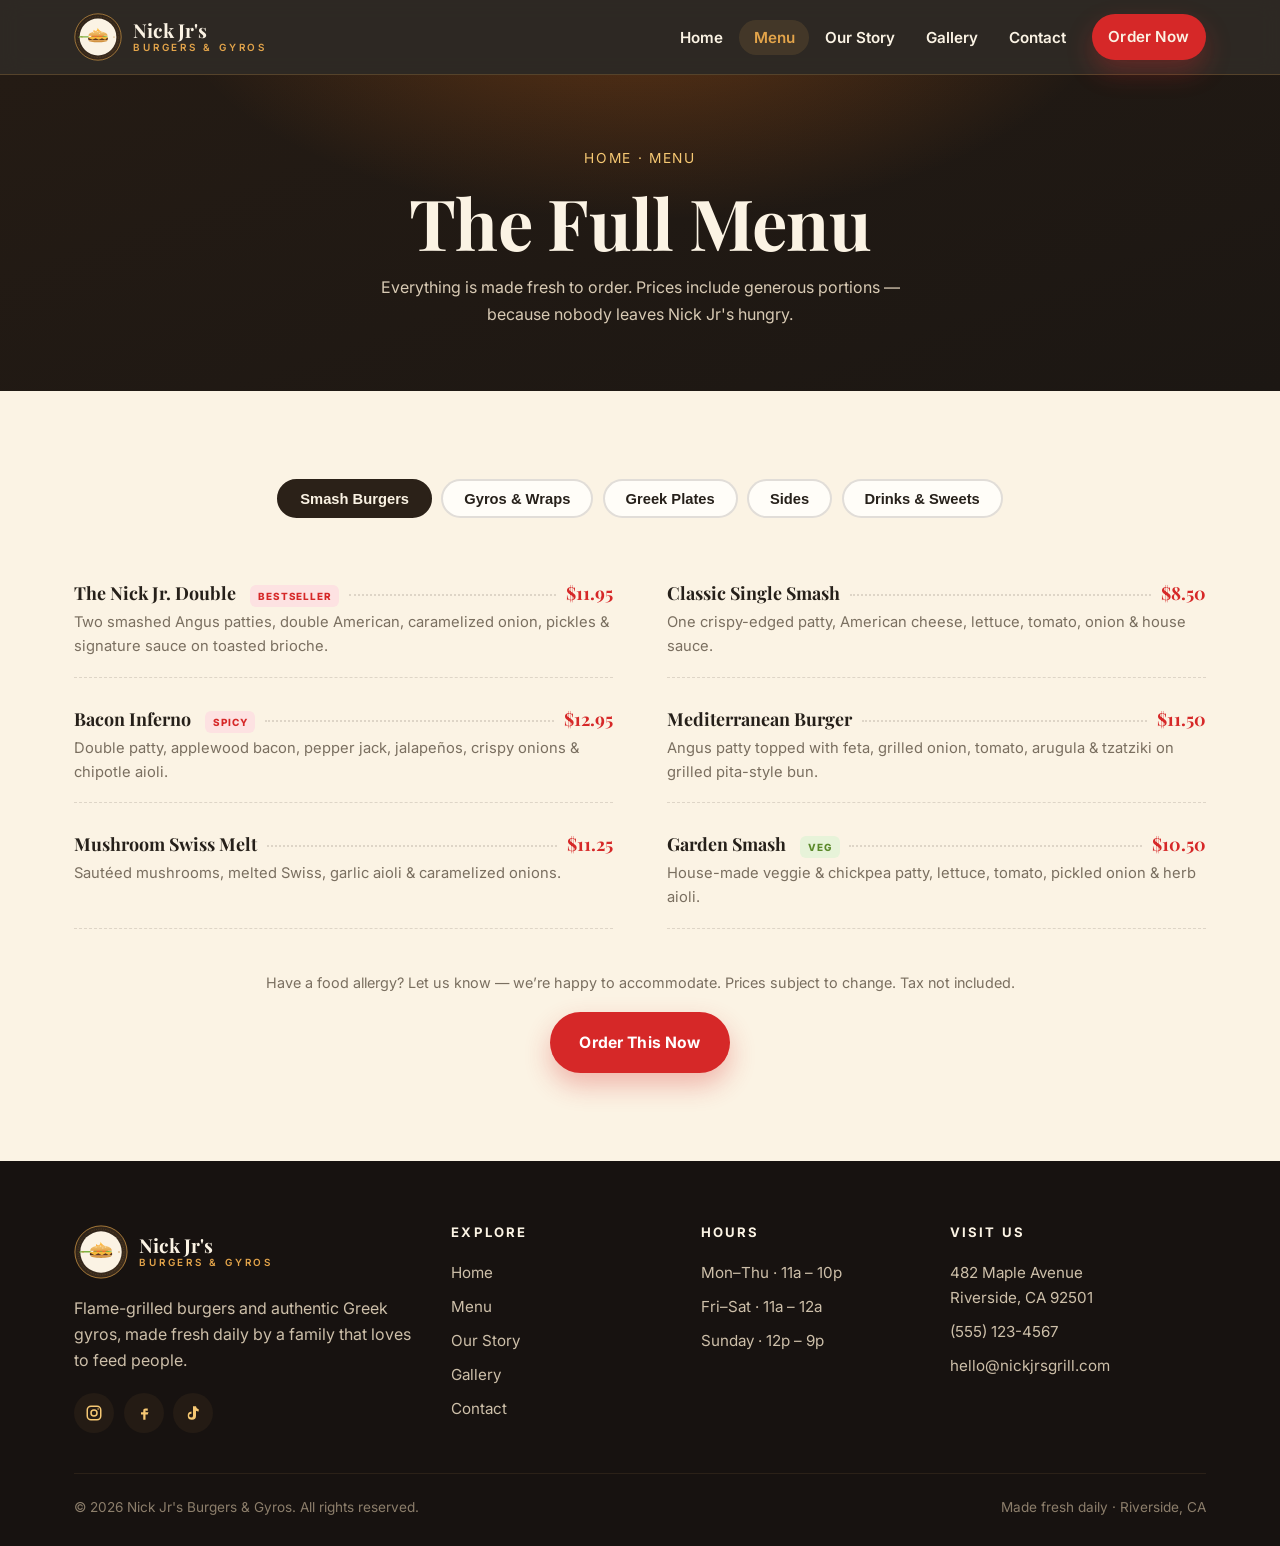
<file: menu.html>
<!DOCTYPE html>
<html lang="en">
<head>
  <meta charset="UTF-8" />
  <meta name="viewport" content="width=device-width, initial-scale=1.0" />
  <title>Menu — Nick Jr's Burgers &amp; Gyros</title>
  <meta name="description" content="Explore the full Nick Jr's Burgers & Gyros menu: flame-grilled smash burgers, authentic gyros and wraps, Greek plates, hand-cut sides, drinks and house-made desserts." />
  <link rel="icon" href="assets/logo.svg" type="image/svg+xml" />
  <link rel="preconnect" href="https://fonts.googleapis.com">
  <link rel="preconnect" href="https://fonts.gstatic.com" crossorigin>
  <link href="https://fonts.googleapis.com/css2?family=Inter:wght@400;500;600;700;800&family=Playfair+Display:wght@600;700;800&display=swap" rel="stylesheet">
  <link rel="stylesheet" href="assets/styles.css" />
</head>
<body>

  <header class="site-header">
    <div class="container nav">
      <a class="brand" href="index.html">
        <img src="assets/logo.svg" alt="Nick Jr's Burgers & Gyros logo" />
        <span class="brand-name">Nick Jr's<small>Burgers &amp; Gyros</small></span>
      </a>
      <button class="nav-toggle" aria-label="Toggle navigation"><span></span><span></span><span></span></button>
      <ul class="nav-links">
        <li><a href="index.html">Home</a></li>
        <li><a href="menu.html" class="active">Menu</a></li>
        <li><a href="about.html">Our Story</a></li>
        <li><a href="gallery.html">Gallery</a></li>
        <li><a href="contact.html">Contact</a></li>
        <li class="nav-cta"><a class="btn btn--primary" href="contact.html#order">Order Now</a></li>
      </ul>
    </div>
  </header>

  <section class="banner">
    <div class="container">
      <div class="crumbs">Home · Menu</div>
      <h1>The Full Menu</h1>
      <p>Everything is made fresh to order. Prices include generous portions — because nobody leaves Nick Jr's hungry.</p>
    </div>
  </section>

  <section class="section">
    <div class="container">
      <div class="menu-tabs">
        <button class="menu-tab active" data-cat="burgers">Smash Burgers</button>
        <button class="menu-tab" data-cat="gyros">Gyros &amp; Wraps</button>
        <button class="menu-tab" data-cat="plates">Greek Plates</button>
        <button class="menu-tab" data-cat="sides">Sides</button>
        <button class="menu-tab" data-cat="sweets">Drinks &amp; Sweets</button>
      </div>

      <!-- BURGERS -->
      <div class="menu-cat show" data-cat="burgers">
        <div class="menu-list">
          <div class="menu-item"><div class="mi-body">
            <div class="mi-top"><span class="mi-name">The Nick Jr. Double</span><span class="tag-pill hot">Bestseller</span><span class="dots"></span><span class="mi-price">$11.95</span></div>
            <p class="mi-desc">Two smashed Angus patties, double American, caramelized onion, pickles &amp; signature sauce on toasted brioche.</p>
          </div></div>
          <div class="menu-item"><div class="mi-body">
            <div class="mi-top"><span class="mi-name">Classic Single Smash</span><span class="dots"></span><span class="mi-price">$8.50</span></div>
            <p class="mi-desc">One crispy-edged patty, American cheese, lettuce, tomato, onion &amp; house sauce.</p>
          </div></div>
          <div class="menu-item"><div class="mi-body">
            <div class="mi-top"><span class="mi-name">Bacon Inferno</span><span class="tag-pill hot">Spicy</span><span class="dots"></span><span class="mi-price">$12.95</span></div>
            <p class="mi-desc">Double patty, applewood bacon, pepper jack, jalapeños, crispy onions &amp; chipotle aioli.</p>
          </div></div>
          <div class="menu-item"><div class="mi-body">
            <div class="mi-top"><span class="mi-name">Mediterranean Burger</span><span class="dots"></span><span class="mi-price">$11.50</span></div>
            <p class="mi-desc">Angus patty topped with feta, grilled onion, tomato, arugula &amp; tzatziki on grilled pita-style bun.</p>
          </div></div>
          <div class="menu-item"><div class="mi-body">
            <div class="mi-top"><span class="mi-name">Mushroom Swiss Melt</span><span class="dots"></span><span class="mi-price">$11.25</span></div>
            <p class="mi-desc">Sautéed mushrooms, melted Swiss, garlic aioli &amp; caramelized onions.</p>
          </div></div>
          <div class="menu-item"><div class="mi-body">
            <div class="mi-top"><span class="mi-name">Garden Smash</span><span class="tag-pill veg">Veg</span><span class="dots"></span><span class="mi-price">$10.50</span></div>
            <p class="mi-desc">House-made veggie &amp; chickpea patty, lettuce, tomato, pickled onion &amp; herb aioli.</p>
          </div></div>
        </div>
      </div>

      <!-- GYROS -->
      <div class="menu-cat" data-cat="gyros">
        <div class="menu-list">
          <div class="menu-item"><div class="mi-body">
            <div class="mi-top"><span class="mi-name">Classic Lamb &amp; Beef Gyro</span><span class="tag-pill hot">Bestseller</span><span class="dots"></span><span class="mi-price">$9.50</span></div>
            <p class="mi-desc">Slow-roasted gyro meat carved fresh, tomato, onion &amp; house tzatziki in warm grilled pita.</p>
          </div></div>
          <div class="menu-item"><div class="mi-body">
            <div class="mi-top"><span class="mi-name">Chicken Souvlaki Wrap</span><span class="dots"></span><span class="mi-price">$9.25</span></div>
            <p class="mi-desc">Marinated grilled chicken, lettuce, tomato, red onion &amp; garlic sauce wrapped in pita.</p>
          </div></div>
          <div class="menu-item"><div class="mi-body">
            <div class="mi-top"><span class="mi-name">Pork Gyro</span><span class="dots"></span><span class="mi-price">$9.50</span></div>
            <p class="mi-desc">Traditional seasoned pork, fries inside, tomato, onion &amp; tzatziki — Athens street-style.</p>
          </div></div>
          <div class="menu-item"><div class="mi-body">
            <div class="mi-top"><span class="mi-name">Falafel Gyro</span><span class="tag-pill veg">Veg</span><span class="dots"></span><span class="mi-price">$8.95</span></div>
            <p class="mi-desc">Crispy house falafel, hummus, pickled veg, lettuce &amp; tahini-tzatziki.</p>
          </div></div>
          <div class="menu-item"><div class="mi-body">
            <div class="mi-top"><span class="mi-name">The Big Greek Wrap</span><span class="dots"></span><span class="mi-price">$11.95</span></div>
            <p class="mi-desc">Double gyro meat, feta, Greek salad &amp; double tzatziki — built for serious appetites.</p>
          </div></div>
          <div class="menu-item"><div class="mi-body">
            <div class="mi-top"><span class="mi-name">Halloumi Wrap</span><span class="tag-pill veg">Veg</span><span class="dots"></span><span class="mi-price">$9.75</span></div>
            <p class="mi-desc">Grilled halloumi, roasted peppers, arugula, olives &amp; lemon-herb dressing.</p>
          </div></div>
        </div>
      </div>

      <!-- PLATES -->
      <div class="menu-cat" data-cat="plates">
        <div class="menu-list">
          <div class="menu-item"><div class="mi-body">
            <div class="mi-top"><span class="mi-name">Gyro Platter</span><span class="dots"></span><span class="mi-price">$15.95</span></div>
            <p class="mi-desc">Generous gyro meat over rice or fries, Greek salad, warm pita &amp; tzatziki.</p>
          </div></div>
          <div class="menu-item"><div class="mi-body">
            <div class="mi-top"><span class="mi-name">Chicken Souvlaki Plate</span><span class="dots"></span><span class="mi-price">$15.50</span></div>
            <p class="mi-desc">Two skewers of marinated chicken, lemon potatoes, salad, pita &amp; sauces.</p>
          </div></div>
          <div class="menu-item"><div class="mi-body">
            <div class="mi-top"><span class="mi-name">Mixed Grill for Two</span><span class="tag-pill hot">Share</span><span class="dots"></span><span class="mi-price">$28.95</span></div>
            <p class="mi-desc">Gyro, chicken &amp; pork souvlaki, sausage, rice, fries, salad &amp; a basket of pita.</p>
          </div></div>
          <div class="menu-item"><div class="mi-body">
            <div class="mi-top"><span class="mi-name">Greek Salad Bowl</span><span class="tag-pill veg">Veg</span><span class="dots"></span><span class="mi-price">$10.95</span></div>
            <p class="mi-desc">Tomato, cucumber, peppers, olives, red onion &amp; a thick slab of feta with olive oil &amp; oregano.</p>
          </div></div>
        </div>
      </div>

      <!-- SIDES -->
      <div class="menu-cat" data-cat="sides">
        <div class="menu-list">
          <div class="menu-item"><div class="mi-body">
            <div class="mi-top"><span class="mi-name">Hand-Cut Fries</span><span class="dots"></span><span class="mi-price">$4.50</span></div>
            <p class="mi-desc">Fresh-cut, double-fried, tossed in sea salt.</p>
          </div></div>
          <div class="menu-item"><div class="mi-body">
            <div class="mi-top"><span class="mi-name">Loaded Greek Fries</span><span class="tag-pill veg">Veg</span><span class="dots"></span><span class="mi-price">$6.95</span></div>
            <p class="mi-desc">Feta, oregano, lemon, tzatziki drizzle &amp; fresh herbs.</p>
          </div></div>
          <div class="menu-item"><div class="mi-body">
            <div class="mi-top"><span class="mi-name">Onion Rings</span><span class="dots"></span><span class="mi-price">$5.25</span></div>
            <p class="mi-desc">Thick-cut, hand-battered &amp; golden.</p>
          </div></div>
          <div class="menu-item"><div class="mi-body">
            <div class="mi-top"><span class="mi-name">Lemon Roasted Potatoes</span><span class="tag-pill veg">Veg</span><span class="dots"></span><span class="mi-price">$5.50</span></div>
            <p class="mi-desc">Slow-roasted with olive oil, garlic, lemon &amp; oregano.</p>
          </div></div>
          <div class="menu-item"><div class="mi-body">
            <div class="mi-top"><span class="mi-name">Dolmades (4)</span><span class="tag-pill veg">Veg</span><span class="dots"></span><span class="mi-price">$5.95</span></div>
            <p class="mi-desc">Grape leaves stuffed with herbed rice, lemon on the side.</p>
          </div></div>
          <div class="menu-item"><div class="mi-body">
            <div class="mi-top"><span class="mi-name">Side of Tzatziki / Sauce</span><span class="dots"></span><span class="mi-price">$1.50</span></div>
            <p class="mi-desc">Tzatziki, garlic aioli, chipotle, or signature sauce.</p>
          </div></div>
        </div>
      </div>

      <!-- SWEETS -->
      <div class="menu-cat" data-cat="sweets">
        <div class="menu-list">
          <div class="menu-item"><div class="mi-body">
            <div class="mi-top"><span class="mi-name">Classic Milkshake</span><span class="dots"></span><span class="mi-price">$5.95</span></div>
            <p class="mi-desc">Hand-spun vanilla, chocolate, strawberry or salted caramel.</p>
          </div></div>
          <div class="menu-item"><div class="mi-body">
            <div class="mi-top"><span class="mi-name">Baklava</span><span class="tag-pill hot">House-made</span><span class="dots"></span><span class="mi-price">$4.50</span></div>
            <p class="mi-desc">Layered phyllo, walnuts, cinnamon &amp; honey syrup.</p>
          </div></div>
          <div class="menu-item"><div class="mi-body">
            <div class="mi-top"><span class="mi-name">Greek Yogurt &amp; Honey</span><span class="tag-pill veg">Veg</span><span class="dots"></span><span class="mi-price">$5.25</span></div>
            <p class="mi-desc">Thick yogurt, thyme honey &amp; toasted walnuts.</p>
          </div></div>
          <div class="menu-item"><div class="mi-body">
            <div class="mi-top"><span class="mi-name">Fountain Drinks</span><span class="dots"></span><span class="mi-price">$2.95</span></div>
            <p class="mi-desc">Free refills in-store. Coke products &amp; lemonade.</p>
          </div></div>
          <div class="menu-item"><div class="mi-body">
            <div class="mi-top"><span class="mi-name">Greek Frappé</span><span class="dots"></span><span class="mi-price">$3.95</span></div>
            <p class="mi-desc">Frothy iced coffee — sweet, medium, or strong.</p>
          </div></div>
          <div class="menu-item"><div class="mi-body">
            <div class="mi-top"><span class="mi-name">Bottled Water / Sparkling</span><span class="dots"></span><span class="mi-price">$2.25</span></div>
            <p class="mi-desc">Still or sparkling, served chilled.</p>
          </div></div>
        </div>
      </div>

      <p style="text-align:center;color:var(--muted);margin-top:42px;font-size:.9rem">
        Have a food allergy? Let us know — we’re happy to accommodate. Prices subject to change. Tax not included.
      </p>
      <div style="text-align:center;margin-top:18px"><a class="btn btn--primary" href="contact.html#order">Order This Now</a></div>
    </div>
  </section>

  <footer class="site-footer">
    <div class="container">
      <div class="footer-grid">
        <div>
          <div class="footer-brand">
            <img src="assets/logo.svg" alt="Nick Jr's Burgers & Gyros logo" />
            <span class="brand-name">Nick Jr's<small style="color:var(--gold)">Burgers &amp; Gyros</small></span>
          </div>
          <p>Flame-grilled burgers and authentic Greek gyros, made fresh daily by a family that loves to feed people.</p>
          <div class="social">
            <a href="#" aria-label="Instagram"><svg viewBox="0 0 24 24" fill="none" stroke="currentColor" stroke-width="2"><rect x="3" y="3" width="18" height="18" rx="5"/><circle cx="12" cy="12" r="4"/><circle cx="17.5" cy="6.5" r="1" fill="currentColor" stroke="none"/></svg></a>
            <a href="#" aria-label="Facebook"><svg viewBox="0 0 24 24" fill="currentColor"><path d="M14 9h3V6h-3c-2 0-3 1-3 3v2H8v3h3v7h3v-7h3l1-3h-4V9c0-.5.3-1 1-1z"/></svg></a>
            <a href="#" aria-label="TikTok"><svg viewBox="0 0 24 24" fill="currentColor"><path d="M16 3c.3 2 1.6 3.6 3.6 4v3c-1.3 0-2.6-.4-3.6-1v6.5A5.5 5.5 0 1 1 10 10.1V13a2.6 2.6 0 1 0 2 2.5V3z"/></svg></a>
          </div>
        </div>
        <div>
          <h4>Explore</h4>
          <a href="index.html">Home</a>
          <a href="menu.html">Menu</a>
          <a href="about.html">Our Story</a>
          <a href="gallery.html">Gallery</a>
          <a href="contact.html">Contact</a>
        </div>
        <div>
          <h4>Hours</h4>
          <a>Mon–Thu · 11a – 10p</a>
          <a>Fri–Sat · 11a – 12a</a>
          <a>Sunday · 12p – 9p</a>
        </div>
        <div>
          <h4>Visit Us</h4>
          <a href="https://maps.google.com" target="_blank" rel="noopener">482 Maple Avenue<br>Riverside, CA 92501</a>
          <a href="tel:+15551234567">(555) 123-4567</a>
          <a href="mailto:hello@nickjrsgrill.com">hello@nickjrsgrill.com</a>
        </div>
      </div>
      <div class="footer-bottom">
        <span>© <span id="year">2026</span> Nick Jr's Burgers &amp; Gyros. All rights reserved.</span>
        <span>Made fresh daily · Riverside, CA</span>
      </div>
    </div>
  </footer>

  <script src="assets/app.js"></script>
</body>
</html>
</file>
<file: assets/styles.css>
/* ============================================================
   Nick Jr's Burgers & Gyros — Shared Stylesheet
   ============================================================ */

:root{
  --char:#1c1713;          /* deep charcoal */
  --char-2:#2b2118;
  --ember:#d62828;         /* flame red */
  --ember-2:#b51d1d;
  --flame:#ff7a18;         /* orange */
  --gold:#e3a44a;          /* toasted bun */
  --gold-2:#f6c873;
  --cream:#fbf3e4;         /* paper */
  --cream-2:#f4e7cf;
  --ink:#26201a;
  --muted:#7a6f60;
  --line:rgba(43,33,24,.14);
  --green:#7cb342;
  --white:#fffdf8;
  --shadow:0 18px 50px rgba(28,23,19,.18);
  --shadow-sm:0 8px 24px rgba(28,23,19,.10);
  --radius:16px;
  --maxw:1180px;
  --serif:"Playfair Display", Georgia, "Times New Roman", serif;
  --sans:"Inter", system-ui, -apple-system, "Segoe UI", Roboto, sans-serif;
}

*{box-sizing:border-box}
html{scroll-behavior:smooth}
body{
  margin:0;
  font-family:var(--sans);
  color:var(--ink);
  background:var(--cream);
  line-height:1.65;
  -webkit-font-smoothing:antialiased;
}
img{max-width:100%;display:block}
a{color:inherit;text-decoration:none}
h1,h2,h3,h4{font-family:var(--serif);line-height:1.12;margin:0 0 .4em;font-weight:700;letter-spacing:-.01em}
h1{font-size:clamp(2.4rem,6vw,4.4rem)}
h2{font-size:clamp(1.9rem,4vw,3rem)}
h3{font-size:1.35rem}
p{margin:0 0 1rem}
.container{max-width:var(--maxw);margin:0 auto;padding:0 24px}
.section{padding:88px 0}
.section--tight{padding:64px 0}

/* ---------- buttons ---------- */
.btn{
  display:inline-flex;align-items:center;gap:.55rem;
  font-family:var(--sans);font-weight:700;font-size:.98rem;
  padding:.95rem 1.7rem;border-radius:999px;cursor:pointer;border:2px solid transparent;
  transition:transform .15s ease, box-shadow .2s ease, background .2s ease, color .2s ease;
  letter-spacing:.01em;
}
.btn--primary{background:var(--ember);color:#fff;box-shadow:0 12px 26px rgba(214,40,40,.3)}
.btn--primary:hover{background:var(--ember-2);transform:translateY(-2px);box-shadow:0 16px 32px rgba(214,40,40,.38)}
.btn--ghost{background:transparent;color:var(--cream);border-color:rgba(251,243,228,.5)}
.btn--ghost:hover{background:rgba(251,243,228,.12);border-color:var(--gold)}
.btn--dark{background:var(--char-2);color:var(--cream)}
.btn--dark:hover{background:var(--char);transform:translateY(-2px)}
.btn--gold{background:var(--gold);color:var(--char)}
.btn--gold:hover{background:var(--gold-2);transform:translateY(-2px)}

/* ---------- eyebrow / tags ---------- */
.eyebrow{
  display:inline-flex;align-items:center;gap:.5rem;
  font-family:var(--sans);font-weight:800;font-size:.78rem;
  text-transform:uppercase;letter-spacing:.22em;color:var(--ember);
  margin-bottom:1rem;
}
.eyebrow::before{content:"";width:26px;height:2px;background:var(--gold);display:inline-block}
.eyebrow--center{justify-content:center}
.eyebrow--light{color:var(--gold-2)}

/* ---------- header / nav ---------- */
.site-header{
  position:sticky;top:0;z-index:50;
  background:rgba(28,23,19,.92);
  backdrop-filter:blur(10px);
  border-bottom:1px solid rgba(227,164,74,.22);
}
.nav{display:flex;align-items:center;justify-content:space-between;height:74px}
.brand{display:flex;align-items:center;gap:.7rem}
.brand img{width:48px;height:48px}
.brand-name{font-family:var(--serif);font-weight:700;font-size:1.2rem;color:var(--cream);line-height:1}
.brand-name small{display:block;font-family:var(--sans);font-weight:600;font-size:.62rem;letter-spacing:.28em;color:var(--gold);text-transform:uppercase;margin-top:3px}
.nav-links{display:flex;align-items:center;gap:2px;list-style:none;margin:0;padding:0}
.nav-links a{
  color:var(--cream);font-weight:600;font-size:.95rem;padding:.5rem .9rem;border-radius:999px;
  transition:color .15s, background .15s;
}
.nav-links a:hover{color:var(--gold-2)}
.nav-links a.active{color:var(--gold);background:rgba(227,164,74,.12)}
.nav-cta{margin-left:.6rem}
.nav-toggle{display:none;background:none;border:0;cursor:pointer;padding:8px}
.nav-toggle span{display:block;width:24px;height:2px;background:var(--cream);margin:5px 0;transition:.2s}

/* ---------- hero ---------- */
.hero{
  position:relative;color:var(--cream);overflow:hidden;
  background:
    radial-gradient(900px 500px at 80% -10%, rgba(255,122,24,.28), transparent 60%),
    radial-gradient(700px 500px at 0% 120%, rgba(214,40,40,.25), transparent 55%),
    linear-gradient(160deg, #241b14, #1c1713 60%);
}
.hero-grid{display:grid;grid-template-columns:1.05fr .95fr;gap:48px;align-items:center;padding:96px 0 104px}
.hero h1 span{color:var(--gold-2)}
.hero p.lead{font-size:1.18rem;color:#e9ddca;max-width:32rem;margin-bottom:2rem}
.hero-actions{display:flex;gap:1rem;flex-wrap:wrap}
.hero-meta{display:flex;gap:2.2rem;margin-top:2.6rem;flex-wrap:wrap}
.hero-meta .num{font-family:var(--serif);font-size:2rem;color:var(--gold-2);line-height:1}
.hero-meta .lbl{font-size:.82rem;color:#c9bca8;text-transform:uppercase;letter-spacing:.12em}

/* decorative plated burger in hero */
.hero-art{position:relative;aspect-ratio:1/1;display:grid;place-items:center}
.plate{
  width:86%;aspect-ratio:1/1;border-radius:50%;
  background:radial-gradient(circle at 38% 32%, #fff 0 4%, #f0e6d4 6%, #d9c8ac 60%, #c2ad8a 100%);
  box-shadow:inset 0 0 0 14px rgba(255,255,255,.55), var(--shadow);
  display:grid;place-items:center;
  animation:floaty 6s ease-in-out infinite;
}
.plate svg{width:72%}
@keyframes floaty{50%{transform:translateY(-12px)}}
.sizzle{position:absolute;border-radius:50%;background:radial-gradient(circle,rgba(255,122,24,.35),transparent 70%);filter:blur(6px)}
.sizzle.s1{width:120px;height:120px;top:4%;right:6%}
.sizzle.s2{width:90px;height:90px;bottom:8%;left:2%}

/* marquee strip */
.strip{background:var(--ember);color:#fff;overflow:hidden;border-top:3px solid var(--gold);border-bottom:3px solid var(--gold)}
.strip-track{display:flex;gap:2.5rem;white-space:nowrap;padding:14px 0;animation:scroll 26s linear infinite;font-family:var(--serif);font-size:1.05rem;letter-spacing:.04em}
.strip-track span{display:inline-flex;align-items:center;gap:1rem}
.strip-track span::after{content:"\2605";color:var(--gold-2)}
@keyframes scroll{to{transform:translateX(-50%)}}

/* ---------- generic section heading ---------- */
.head{max-width:640px;margin:0 auto 56px;text-align:center}
.head p{color:var(--muted);font-size:1.08rem;margin:0}
.head--left{margin-left:0;text-align:left}

/* ---------- feature cards ---------- */
.grid-3{display:grid;grid-template-columns:repeat(3,1fr);gap:26px}
.grid-2{display:grid;grid-template-columns:repeat(2,1fr);gap:26px}
.card{
  background:var(--white);border:1px solid var(--line);border-radius:var(--radius);
  padding:34px 30px;box-shadow:var(--shadow-sm);transition:transform .2s, box-shadow .2s;
}
.card:hover{transform:translateY(-5px);box-shadow:var(--shadow)}
.card .ic{
  width:58px;height:58px;border-radius:14px;display:grid;place-items:center;margin-bottom:18px;
  background:linear-gradient(160deg,var(--gold-2),var(--gold));color:var(--char-2);
}
.card .ic svg{width:30px;height:30px}
.card h3{margin-bottom:.4rem}
.card p{color:var(--muted);margin:0;font-size:.97rem}

/* ---------- about split ---------- */
.split{display:grid;grid-template-columns:1fr 1fr;gap:54px;align-items:center}
.about-photo{
  border-radius:22px;aspect-ratio:4/3;box-shadow:var(--shadow);position:relative;overflow:hidden;
  background:
    radial-gradient(circle at 30% 25%,rgba(255,122,24,.3),transparent 55%),
    repeating-linear-gradient(45deg,#2b2118 0 18px,#241b14 18px 36px);
  display:grid;place-items:center;color:var(--gold-2);
}
.about-photo .badge{position:absolute;right:-1px;bottom:-1px;background:var(--ember);color:#fff;padding:18px 22px;border-top-left-radius:18px}
.about-photo .badge b{font-family:var(--serif);font-size:1.8rem;display:block;line-height:1}
.about-photo .badge span{font-size:.74rem;text-transform:uppercase;letter-spacing:.14em}
.checklist{list-style:none;margin:1.4rem 0 0;padding:0;display:grid;gap:.7rem}
.checklist li{display:flex;gap:.7rem;align-items:flex-start;font-weight:500}
.checklist li::before{content:"\2714";color:#fff;background:var(--green);width:22px;height:22px;border-radius:50%;display:grid;place-items:center;font-size:.72rem;flex:0 0 auto;margin-top:3px}

/* ---------- menu ---------- */
.menu-tabs{display:flex;gap:.6rem;flex-wrap:wrap;justify-content:center;margin-bottom:42px}
.menu-tab{
  font-weight:700;font-size:.92rem;padding:.6rem 1.3rem;border-radius:999px;cursor:pointer;
  border:2px solid var(--line);background:var(--white);color:var(--ink);transition:.15s;
}
.menu-tab:hover{border-color:var(--gold)}
.menu-tab.active{background:var(--char-2);color:var(--cream);border-color:var(--char-2)}
.menu-cat{display:none}
.menu-cat.show{display:block;animation:fade .4s ease}
@keyframes fade{from{opacity:0;transform:translateY(8px)}to{opacity:1;transform:none}}
.menu-list{display:grid;grid-template-columns:1fr 1fr;gap:8px 54px}
.menu-item{display:flex;gap:1rem;padding:18px 0;border-bottom:1px dashed var(--line)}
.menu-item .mi-body{flex:1}
.menu-item .mi-top{display:flex;align-items:baseline;gap:.6rem}
.menu-item .mi-name{font-family:var(--serif);font-weight:700;font-size:1.12rem}
.menu-item .dots{flex:1;border-bottom:2px dotted var(--line);transform:translateY(-4px)}
.menu-item .mi-price{font-family:var(--serif);font-weight:700;color:var(--ember);font-size:1.12rem}
.menu-item .mi-desc{color:var(--muted);font-size:.92rem;margin:.15rem 0 0}
.tag-pill{font-size:.62rem;font-weight:800;letter-spacing:.08em;text-transform:uppercase;padding:.18rem .5rem;border-radius:6px;background:var(--cream-2);color:var(--gold);margin-left:.3rem}
.tag-pill.hot{background:#fde2e2;color:var(--ember)}
.tag-pill.veg{background:#e7f3d9;color:#5c8a2c}

/* ---------- gallery ---------- */
.gallery{display:grid;grid-template-columns:repeat(3,1fr);gap:16px}
.tile{
  border-radius:14px;aspect-ratio:1/1;position:relative;overflow:hidden;box-shadow:var(--shadow-sm);
  display:grid;place-items:end;padding:18px;color:#fff;
}
.tile span{position:relative;font-weight:700;font-family:var(--serif);font-size:1.1rem;text-shadow:0 2px 10px rgba(0,0,0,.5)}
.tile::after{content:"";position:absolute;inset:0;background:linear-gradient(to top,rgba(0,0,0,.55),transparent 55%)}
.tile.big{grid-row:span 2;aspect-ratio:auto}
.g1{background:radial-gradient(circle at 40% 30%,#ff9d4d,transparent 60%),linear-gradient(135deg,#b51d1d,#2b2118)}
.g2{background:radial-gradient(circle at 60% 40%,#f6c873,transparent 60%),linear-gradient(135deg,#7cb342,#2b2118)}
.g3{background:radial-gradient(circle at 50% 30%,#ff7a18,transparent 60%),linear-gradient(135deg,#d62828,#241b14)}
.g4{background:radial-gradient(circle at 35% 35%,#f6c873,transparent 60%),linear-gradient(135deg,#e3a44a,#2b2118)}
.g5{background:radial-gradient(circle at 60% 30%,#ff9d4d,transparent 60%),linear-gradient(135deg,#2b2118,#b51d1d)}
.g6{background:radial-gradient(circle at 45% 40%,#7cb342,transparent 60%),linear-gradient(135deg,#2b2118,#5c8a2c)}

/* ---------- testimonials ---------- */
.quotes{display:grid;grid-template-columns:repeat(3,1fr);gap:24px}
.quote{background:var(--white);border:1px solid var(--line);border-radius:var(--radius);padding:30px;box-shadow:var(--shadow-sm)}
.quote .stars{color:var(--gold);letter-spacing:2px;margin-bottom:.6rem}
.quote p{font-style:italic;color:var(--ink)}
.quote .who{display:flex;align-items:center;gap:.7rem;margin-top:1rem}
.quote .av{width:42px;height:42px;border-radius:50%;background:linear-gradient(135deg,var(--gold),var(--ember));display:grid;place-items:center;color:#fff;font-weight:800;font-family:var(--serif)}
.quote .who b{display:block;font-size:.95rem}
.quote .who small{color:var(--muted)}

/* ---------- CTA band ---------- */
.cta{
  color:var(--cream);text-align:center;border-radius:26px;padding:64px 28px;margin:0 24px;
  background:radial-gradient(700px 300px at 50% -20%,rgba(255,122,24,.4),transparent 60%),linear-gradient(160deg,#2b2118,#1c1713);
  box-shadow:var(--shadow);
}
.cta h2{color:#fff}
.cta p{color:#e0d3bf;max-width:34rem;margin:0 auto 1.8rem}

/* ---------- contact / forms ---------- */
.contact-grid{display:grid;grid-template-columns:1fr 1fr;gap:48px;align-items:start}
.info-row{display:flex;gap:1rem;padding:18px 0;border-bottom:1px solid var(--line)}
.info-row .ic{width:46px;height:46px;border-radius:12px;background:var(--char-2);color:var(--gold-2);display:grid;place-items:center;flex:0 0 auto}
.info-row .ic svg{width:22px;height:22px}
.info-row b{display:block;font-family:var(--serif);font-size:1.08rem}
.info-row span{color:var(--muted);font-size:.95rem}
.form{background:var(--white);border:1px solid var(--line);border-radius:var(--radius);padding:32px;box-shadow:var(--shadow-sm)}
.field{margin-bottom:16px}
.field label{display:block;font-weight:700;font-size:.86rem;margin-bottom:.4rem}
.field input,.field textarea,.field select{
  width:100%;padding:.8rem .9rem;border:1.5px solid var(--line);border-radius:10px;font:inherit;
  background:var(--cream);color:var(--ink);transition:border .15s;
}
.field input:focus,.field textarea:focus,.field select:focus{outline:none;border-color:var(--gold)}
.hours-table{width:100%;border-collapse:collapse;background:var(--white);border-radius:var(--radius);overflow:hidden;box-shadow:var(--shadow-sm)}
.hours-table td{padding:14px 20px;border-bottom:1px solid var(--line)}
.hours-table tr:last-child td{border-bottom:0}
.hours-table td:last-child{text-align:right;font-weight:700}
.hours-table tr.today{background:var(--cream-2)}
.hours-table tr.today td:last-child{color:var(--ember)}
.map{border-radius:var(--radius);overflow:hidden;box-shadow:var(--shadow-sm);height:320px;background:
  linear-gradient(135deg,#2b2118,#241b14);display:grid;place-items:center;color:var(--gold-2);position:relative}
.map .pin{font-size:2.4rem}

/* ---------- page banner (subpages) ---------- */
.banner{
  color:var(--cream);text-align:center;padding:72px 0 64px;
  background:radial-gradient(800px 400px at 50% -30%,rgba(255,122,24,.3),transparent 60%),linear-gradient(160deg,#241b14,#1c1713);
}
.banner .crumbs{font-size:.86rem;color:var(--gold-2);letter-spacing:.12em;text-transform:uppercase;margin-bottom:.8rem}
.banner h1{margin:0}
.banner p{color:#d8cab4;max-width:34rem;margin:.8rem auto 0}

/* ---------- footer ---------- */
.site-footer{background:#171210;color:#cdbfa9;padding:64px 0 28px}
.footer-grid{display:grid;grid-template-columns:1.6fr 1fr 1fr 1.2fr;gap:36px}
.footer-grid h4{color:var(--cream);font-family:var(--sans);font-size:.82rem;letter-spacing:.16em;text-transform:uppercase;margin-bottom:1rem}
.footer-grid a{display:block;padding:.28rem 0;color:#cdbfa9;font-size:.95rem}
.footer-grid a:hover{color:var(--gold-2)}
.footer-brand{display:flex;align-items:center;gap:.7rem;margin-bottom:1rem}
.footer-brand img{width:54px;height:54px}
.footer-brand .brand-name{color:var(--cream)}
.social{display:flex;gap:.6rem;margin-top:1.2rem}
.social a{width:40px;height:40px;border-radius:50%;background:#241b14;display:grid;place-items:center;color:var(--gold-2);transition:.15s}
.social a:hover{background:var(--ember);color:#fff;transform:translateY(-2px)}
.social a svg{width:18px;height:18px}
.footer-bottom{border-top:1px solid #2b2118;margin-top:40px;padding-top:22px;display:flex;justify-content:space-between;flex-wrap:wrap;gap:12px;font-size:.85rem;color:#8c7e6b}

/* ---------- responsive ---------- */
@media (max-width:900px){
  .hero-grid,.split,.contact-grid{grid-template-columns:1fr;gap:40px}
  .hero-art{max-width:420px;margin:0 auto;order:-1}
  .grid-3,.quotes{grid-template-columns:1fr}
  .grid-2,.menu-list{grid-template-columns:1fr}
  .gallery{grid-template-columns:1fr 1fr}
  .footer-grid{grid-template-columns:1fr 1fr}
  .nav-links{
    position:absolute;top:74px;left:0;right:0;background:var(--char);
    flex-direction:column;align-items:stretch;padding:12px;gap:4px;
    border-bottom:1px solid rgba(227,164,74,.22);display:none;
  }
  .nav-links.open{display:flex}
  .nav-links a{padding:.8rem 1rem}
  .nav-toggle{display:block}
  .nav-cta{display:none}
}
@media (max-width:560px){
  .gallery{grid-template-columns:1fr}
  .footer-grid{grid-template-columns:1fr}
  .section{padding:60px 0}
}
</file>
